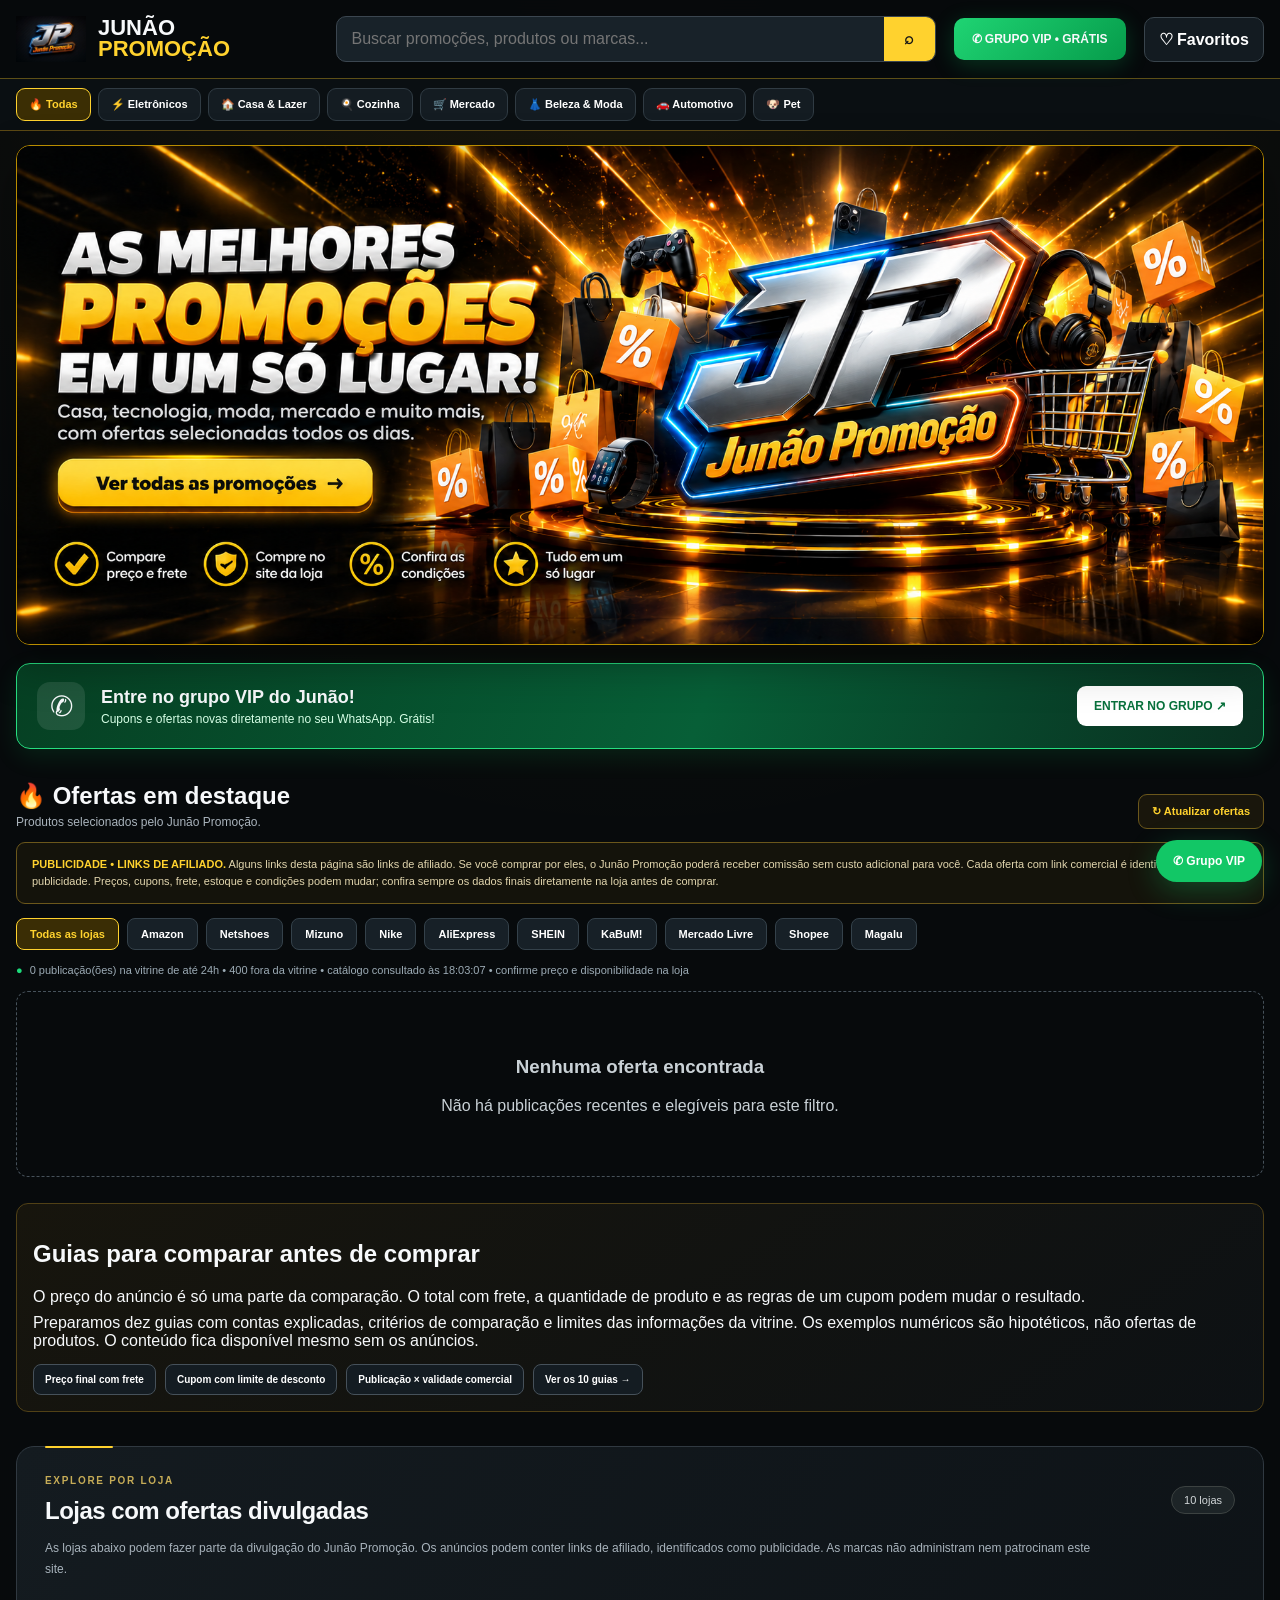
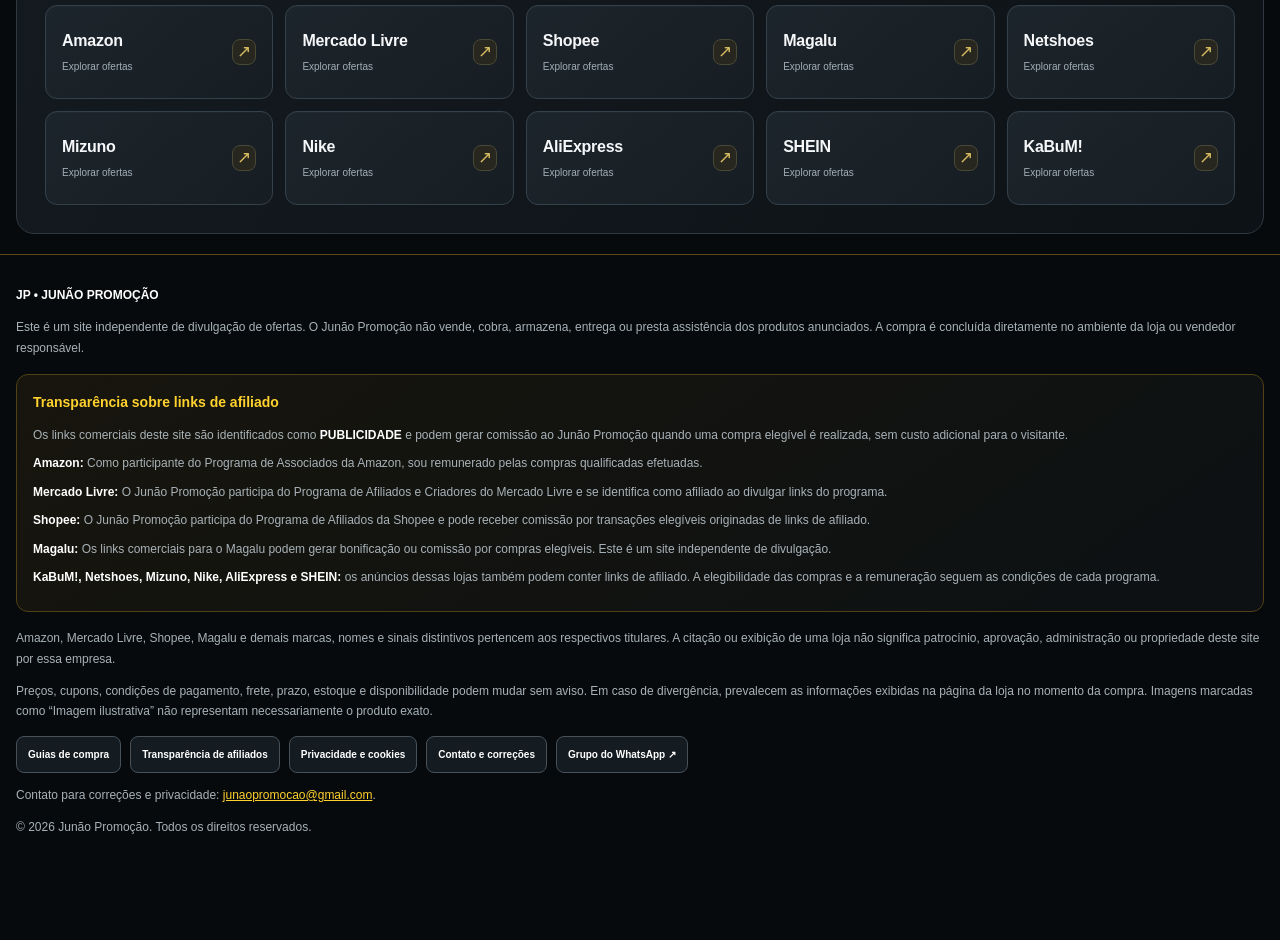
<file: index.html>
<!DOCTYPE html>
<html lang="pt-BR">
<head>
  <meta charset="UTF-8">
  <meta name="viewport" content="width=device-width, initial-scale=1.0">
  <meta name="theme-color" content="#080b0d">
  <title>Junão Promoção | As melhores promoções em um só lugar</title>
  <meta name="description" content="Ofertas de Amazon, Mercado Livre, Shopee e Magalu selecionadas pelo Junão Promoção.">

  <style>
    :root{
      --bg:#070a0c;--bg2:#0d1216;--panel:#11181e;--panel2:#172129;
      --gold:#ffd22e;--gold2:#ffab00;--green:#16c86a;--text:#f7f9fb;
      --muted:#a9b3bc;--line:#313b44;--danger:#ff5a68;
    }
    *{box-sizing:border-box}
    html{scroll-behavior:smooth}
    body{margin:0;background:radial-gradient(circle at 50% 0,rgba(255,177,0,.08),transparent 32%),var(--bg);color:var(--text);font-family:Arial,Helvetica,sans-serif}
    a{color:inherit;text-decoration:none}
    button,input{font:inherit}
    button{cursor:pointer}
    .container{width:min(1390px,calc(100% - 32px));margin:auto}

    .topo{position:sticky;top:0;z-index:50;background:rgba(7,10,12,.96);border-bottom:1px solid rgba(255,210,46,.35);backdrop-filter:blur(14px)}
    .topo-inner{min-height:78px;display:flex;align-items:center;gap:18px}
    .marca{display:flex;align-items:center;gap:12px;flex:none}
    .marca img{width:70px;height:54px;object-fit:contain}
    .marca-texto{font-size:22px;font-weight:900;line-height:.95}.marca-texto span{display:block;color:var(--gold)}
    .busca{display:flex;flex:1;max-width:600px;margin-left:auto;background:#182229;border:1px solid #3b4650;border-radius:10px;overflow:hidden;height:46px}
    .busca input{width:100%;border:0;outline:0;background:transparent;color:#fff;padding:0 15px}
    .busca button{width:54px;border:0;background:var(--gold);font-weight:900;color:#161616}
    .whatsapp-topo{background:linear-gradient(135deg,#1fd473,#069c4b);padding:14px 18px;border-radius:10px;font-size:12px;font-weight:900;white-space:nowrap;box-shadow:0 5px 22px rgba(15,206,102,.22)}
    .favoritos-topo{border:1px solid #39444c;background:#131b21;color:#fff;border-radius:10px;padding:12px 14px;font-weight:800}

    .nav{border-bottom:1px solid #5b4814;background:#0a0f12}
    .nav-scroll{display:flex;gap:7px;overflow-x:auto;padding:9px 0;scrollbar-width:none}.nav-scroll::-webkit-scrollbar{display:none}
    .cat{flex:none;border:1px solid #303b43;background:#141c22;color:#fff;border-radius:9px;padding:9px 12px;font-size:11px;font-weight:800}
    .cat.ativo{background:#3b2e04;border-color:var(--gold);color:var(--gold)}

    .hero{position:relative;margin-top:14px;border:1px solid #b98d00;border-radius:14px;overflow:hidden;background:#090806;box-shadow:0 18px 45px rgba(0,0,0,.35)}
    .hero img{display:block;width:100%;height:auto}
    .hero a{position:absolute;left:3%;top:61%;width:28%;height:17%;border-radius:14px}

    .vip{margin:18px 0 8px;display:flex;align-items:center;gap:16px;padding:18px 20px;border:1px solid #27de80;border-radius:14px;background:linear-gradient(110deg,#064023,#075f37 55%,#092f20);box-shadow:0 8px 25px rgba(0,205,94,.12)}
    .vip-icone{display:grid;place-items:center;width:48px;height:48px;border-radius:13px;background:rgba(255,255,255,.1);font-size:28px}
    .vip-texto{flex:1}.vip-texto strong{display:block;font-size:18px}.vip-texto span{display:block;margin-top:4px;color:#d6ffe6;font-size:12px}
    .vip a{background:#fff;color:#08713c;padding:13px 17px;border-radius:9px;font-size:12px;font-weight:900}

    .ofertas{padding:25px 0 10px}
    .titulo-area{display:flex;align-items:end;justify-content:space-between;gap:15px;margin-bottom:13px}
    .titulo-area h2{margin:0 0 5px;font-size:24px}.titulo-area p{margin:0;color:var(--muted);font-size:12px}
    .atualizar{border:1px solid #6b571b;background:#19160c;color:var(--gold);border-radius:9px;padding:10px 13px;font-weight:900;font-size:11px}

    .aviso{border:1px solid #6b571b;background:rgba(255,196,0,.05);border-radius:9px;padding:13px 15px;color:#e2d6ae;font-size:11px;line-height:1.55}.aviso strong{color:var(--gold)}
    .filtros{display:flex;gap:8px;flex-wrap:wrap;margin:14px 0}
    .filtro{border:1px solid #34414a;background:#172027;color:#fff;padding:9px 13px;border-radius:8px;font-size:11px;font-weight:900}
    .filtro.ativo{background:#3a2d05;border-color:var(--gold);color:var(--gold)}

    .status{margin:8px 0 15px;color:#9cabb5;font-size:11px}.status.ok::before{content:"●";color:#1dda7b;margin-right:7px}.status.erro::before{content:"●";color:var(--danger);margin-right:7px}

    .produtos{display:grid;grid-template-columns:repeat(5,minmax(0,1fr));gap:12px}
    .produto{position:relative;display:flex;flex-direction:column;min-width:0;background:#fff;color:#17212b;border-radius:12px;padding:11px;border:1px solid #e4e8ed;box-shadow:0 3px 14px rgba(0,0,0,.12);transition:.2s}
    .produto:hover{transform:translateY(-3px);box-shadow:0 10px 28px rgba(255,193,0,.15)}
    .pub{position:absolute;left:9px;top:9px;z-index:2;background:var(--gold);color:#111;border-radius:5px;padding:5px 7px;font-size:8px;font-weight:900}
    .fav{position:absolute;right:9px;top:9px;z-index:2;width:34px;height:34px;border:0;border-radius:50%;background:#fff;color:#1a252d;font-size:22px;box-shadow:0 1px 8px rgba(0,0,0,.15)}.fav.salvo{color:#e72d4d}
    .produto-img{height:185px;display:grid;place-items:center;background:#f4f6f8;border-radius:9px;overflow:hidden;margin-bottom:11px}
    .produto-img img{width:100%;height:100%;object-fit:contain}
    .sem-img{text-align:center;color:#7d8790;font-size:11px;padding:15px}.sem-img b{display:block;font-size:38px;margin-bottom:7px}
    .produto h3{font-size:13px;line-height:1.4;margin:0 0 7px;min-height:55px;font-weight:900}
    .categoria{color:#7c6690;font-size:10px;margin-bottom:7px}
    .preco-antigo{text-decoration:line-through;color:#89939b;font-size:11px;margin-top:auto}
    .preco{color:#0c9c4b;font-size:22px;font-weight:900;margin:2px 0 5px}
    .imagem-tipo{font-size:9px;color:#89939b;min-height:14px}
    .timer-oferta{display:flex;align-items:center;gap:5px;min-height:18px;margin:4px 0 2px;color:#596673;font-size:9px;font-weight:700;font-variant-numeric:tabular-nums}
    .timer-oferta strong{color:#26333d;font-size:10px}
    .loja{font-size:11px;font-weight:900;margin-top:10px;padding-top:9px;border-top:1px solid #edf0f2}.loja::before{content:"●";color:#ffc400;margin-right:6px}
    .link-afiliado-aviso{margin-top:8px;font-size:9px;color:#697680;line-height:1.35}
    .botao-oferta{display:block;text-align:center;margin-top:5px;padding:12px 8px;border-radius:9px;background:linear-gradient(#ffe466,#ffcb1f);color:#151515;font-size:12px;font-weight:900}
    .botao-oferta:hover{background:#ffbe00}
    .endereco-oferta{margin-top:9px;color:#52616e;font-size:10px;line-height:1.45;min-width:0}
    .endereco-oferta a{display:block;color:#345e85;text-decoration:underline;overflow-wrap:anywhere;word-break:break-word}
    .vazio{grid-column:1/-1;text-align:center;padding:45px 20px;border:1px dashed #46515a;border-radius:12px;color:#c9d1d6}

    .paginacao{display:flex;align-items:center;justify-content:center;flex-wrap:wrap;gap:7px;margin:24px 0 4px}
    .pagina-botao{min-width:40px;height:38px;padding:0 12px;border:1px solid #3a4650;border-radius:9px;background:#141d23;color:#fff;font-size:11px;font-weight:900;transition:.18s}
    .pagina-botao:hover:not(:disabled){border-color:var(--gold);color:var(--gold);transform:translateY(-1px)}
    .pagina-botao.ativo{background:linear-gradient(#ffe466,#ffcb1f);border-color:var(--gold);color:#161616}
    .pagina-botao:disabled{opacity:.35;cursor:not-allowed}
    .pagina-reticencias{color:#78858f;font-weight:900;padding:0 2px}
    .pagina-info{width:100%;text-align:center;margin-top:3px;color:#8f9ca5;font-size:10px}
    .paginacao:empty{display:none}

    .parceiras{margin:34px 0 20px;padding:28px;border:1px solid #303941;border-radius:18px;background:linear-gradient(125deg,#141b20,#0d1216);position:relative}
    .parceiras::before{content:"";position:absolute;top:-1px;left:28px;width:68px;height:2px;background:var(--gold);border-radius:2px}
    .lojas-cabecalho{display:flex;align-items:center;justify-content:space-between;gap:20px;margin-bottom:12px}
    .lojas-sobretitulo{display:block;margin-bottom:9px;color:#c6ac57;font-size:10px;font-weight:700;letter-spacing:1.7px}
    .parceiras h2{margin:0;font-size:24px;font-weight:750;letter-spacing:-.5px;line-height:1.3}
    .lojas-quantidade{flex:none;border:1px solid #3c4241;background:#1d2427;border-radius:999px;padding:7px 12px;color:#d1d6d8;font-size:11px}
    .parceiras>p{margin:0 0 24px;max-width:1050px;color:#a8b3bc;font-size:12px;line-height:1.8}
    .lojas{display:grid;grid-template-columns:repeat(5,minmax(0,1fr));gap:12px}
    .loja-card{min-width:0;min-height:94px;display:flex;align-items:center;justify-content:space-between;gap:8px;text-align:left;padding:20px 16px;color:#f5f7f9;background:linear-gradient(140deg,#1d252c,#161d23);border:1px solid #35414a;border-radius:12px;box-shadow:inset 0 1px 0 #ffffff05;transition:border-color .18s,background .18s}
    .loja-card-nome{display:block;font-size:16px;font-weight:700;letter-spacing:-.25px;line-height:1.35}
    .loja-card-legenda{display:block;margin-top:8px;font-size:10px;font-weight:400;color:#a2aeb8;line-height:1.4}
    .loja-card-seta{flex:none;display:grid;place-items:center;width:24px;height:26px;border:1px solid #4a4936;background:#27271f;border-radius:8px;color:#d8bc61;font-size:17px;font-weight:400}
    .loja-card:hover{border-color:#b79b3a;background:#24281f}.loja-card:hover .loja-card-seta{background:var(--gold);border-color:var(--gold);color:#171a12}
    .loja-card:focus-visible{outline:2px solid var(--gold);outline-offset:4px}
    @media(min-width:621px) and (max-width:999px){.lojas{grid-template-columns:repeat(2,minmax(0,1fr))}}
    @media(max-width:620px){.parceiras{margin-top:26px;padding:22px 16px;border-radius:15px}.parceiras::before{left:17px}.parceiras h2{font-size:21px}.lojas-cabecalho{gap:12px;align-items:flex-start}.lojas-sobretitulo{font-size:9px;letter-spacing:1.3px}.lojas-quantidade{font-size:10px;padding:6px 9px}.parceiras>p{font-size:11px;line-height:1.85;margin-bottom:20px}.lojas{gap:10px}.loja-card{padding:16px 12px;min-height:104px;gap:6px}.loja-card-nome{font-size:15px}.loja-card-legenda{font-size:10px;margin-top:7px}.loja-card-seta{width:22px;height:25px;font-size:15px;border-radius:6px}}
    @media(prefers-reduced-motion:reduce){.loja-card{transition:none}}

    footer{margin-top:20px;border-top:1px solid #5b4814;padding:30px 0 90px;color:#a8b2b8;font-size:12px;line-height:1.7}footer strong{color:#fff}
    footer p a{color:var(--gold);text-decoration:underline}
    .rodape-box{margin:16px 0;padding:16px;border:1px solid #514116;border-radius:12px;background:linear-gradient(145deg,#17150d,#0d1114)}
    .rodape-box h3{margin:0 0 10px;color:var(--gold);font-size:14px}
    .rodape-box p{margin:8px 0}
    .rodape-links{display:flex;flex-wrap:wrap;gap:9px;margin-top:14px}
    .rodape-link{border:1px solid #46515a;background:#141c22;color:#fff;border-radius:8px;padding:9px 11px;font-size:10px;font-weight:800}
    .rodape-link:hover{border-color:var(--gold);color:var(--gold)}
    .legal-destaque{color:#fff;font-weight:800}
    .whatsapp-flutuante{position:fixed;right:18px;bottom:18px;z-index:60;background:#12c766;color:#fff;padding:14px 17px;border-radius:999px;font-weight:900;font-size:12px;box-shadow:0 8px 30px rgba(18,199,102,.3)}
    @media(max-width:1200px){.produtos{grid-template-columns:repeat(4,1fr)}}
    @media(max-width:900px){.topo-inner{flex-wrap:wrap;padding:9px 0}.busca{order:5;flex-basis:100%;max-width:none;margin:0}.produtos{grid-template-columns:repeat(3,1fr)}.vip{flex-wrap:wrap}.vip a{width:100%;text-align:center}}
    @media(max-width:620px){.container{width:calc(100% - 20px)}.marca img{width:54px;height:44px}.marca-texto{font-size:17px}.whatsapp-topo{padding:11px 10px;font-size:9px}.favoritos-topo{padding:10px;font-size:10px}.hero img{min-height:190px;object-fit:cover;object-position:center}.produtos{grid-template-columns:repeat(2,1fr);gap:9px}.produto{padding:9px}.produto-img{height:145px}.produto h3{font-size:11px;min-height:48px}.preco{font-size:18px}.lojas{grid-template-columns:repeat(2,1fr)}.vip-texto strong{font-size:15px}.pagina-botao{min-width:36px;height:36px;padding:0 9px;font-size:10px}}
  </style>
</head>
<body>

<header class="topo">
  <div class="container topo-inner">
    <a class="marca" href="/">
      <img src="logo.jpg" alt="Logo JP Junão Promoção">
      <div class="marca-texto">JUNÃO<span>PROMOÇÃO</span></div>
    </a>

    <form class="busca" id="formBusca">
      <input id="campoBusca" type="search" placeholder="Buscar promoções, produtos ou marcas..." autocomplete="off">
      <button type="submit" aria-label="Buscar">⌕</button>
    </form>

    <a class="whatsapp-topo" href="https://chat.whatsapp.com/D8dS9M8ugnw3cI9DxT2LaQ" target="_blank" rel="noopener noreferrer">✆ GRUPO VIP • GRÁTIS</a>
    <button class="favoritos-topo" id="botaoFavoritos" type="button">♡ Favoritos</button>
  </div>
</header>

<nav class="nav">
  <div class="container nav-scroll" id="categorias">
    <button class="cat ativo" data-categoria="todas">🔥 Todas</button>
    <button class="cat" data-categoria="eletronicos">⚡ Eletrônicos</button>
    <button class="cat" data-categoria="casa">🏠 Casa & Lazer</button>
    <button class="cat" data-categoria="cozinha">🍳 Cozinha</button>
    <button class="cat" data-categoria="mercado">🛒 Mercado</button>
    <button class="cat" data-categoria="moda">👗 Beleza & Moda</button>
    <button class="cat" data-categoria="automotivo">🚗 Automotivo</button>
    <button class="cat" data-categoria="pet">🐶 Pet</button>
  </div>
</nav>

<main class="container">
  <section class="hero">
    <img src="banner-jp-revisado.png" alt="Junão Promoção: compare preço e frete, compre no site da loja e confira as condições">
    <a href="#ofertas" aria-label="Ver todas as promoções"></a>
  </section>

  <aside class="vip">
    <div class="vip-icone">✆</div>
    <div class="vip-texto">
      <strong>Entre no grupo VIP do Junão!</strong>
      <span>Cupons e ofertas novas diretamente no seu WhatsApp. Grátis!</span>
    </div>
    <a href="https://chat.whatsapp.com/D8dS9M8ugnw3cI9DxT2LaQ" target="_blank" rel="noopener noreferrer">ENTRAR NO GRUPO ↗</a>
  </aside>

  <section class="ofertas" id="ofertas">
    <div class="titulo-area">
      <div>
        <h2>🔥 Ofertas em destaque</h2>
        <p>Produtos selecionados pelo Junão Promoção.</p>
      </div>
      <button class="atualizar" id="botaoAtualizar" type="button">↻ Atualizar ofertas</button>
    </div>

    <div class="aviso"><strong>PUBLICIDADE • LINKS DE AFILIADO.</strong> Alguns links desta página são links de afiliado. Se você comprar por eles, o Junão Promoção poderá receber comissão sem custo adicional para você. Cada oferta com link comercial é identificada como publicidade. Preços, cupons, frete, estoque e condições podem mudar; confira sempre os dados finais diretamente na loja antes de comprar.</div>

    <div class="filtros" id="filtrosLoja">
      <button class="filtro ativo" data-loja="todas">Todas as lojas</button>
      <button class="filtro" data-loja="Amazon">Amazon</button>
      <button class="filtro" data-loja="Netshoes">Netshoes</button>
      <button class="filtro" data-loja="Mizuno">Mizuno</button>
      <button class="filtro" data-loja="Nike">Nike</button>
      <button class="filtro" data-loja="AliExpress">AliExpress</button>
      <button class="filtro" data-loja="SHEIN">SHEIN</button>
      <button class="filtro" data-loja="KaBuM!">KaBuM!</button>
      <button class="filtro" data-loja="Mercado Livre">Mercado Livre</button>
      <button class="filtro" data-loja="Shopee">Shopee</button>
      <button class="filtro" data-loja="Magazine Luiza">Magalu</button>
    </div>

    <div class="status" id="status">Carregando promoções...</div>
    <div class="produtos" id="listaProdutos"><div class="vazio">Carregando as melhores ofertas...</div></div>
    <nav class="paginacao" id="paginacao" aria-label="Navegação entre páginas de ofertas"></nav>
  </section>

  <section class="rodape-box" aria-labelledby="guiasTitulo">
    <h2 id="guiasTitulo">Guias para comparar antes de comprar</h2>
    <p>O preço do anúncio é só uma parte da comparação. O total com frete, a quantidade de produto e as regras de um cupom podem mudar o resultado.</p>
    <p>Preparamos dez guias com contas explicadas, critérios de comparação e limites das informações da vitrine. Os exemplos numéricos são hipotéticos, não ofertas de produtos. O conteúdo fica disponível mesmo sem os anúncios.</p>
    <div class="rodape-links">
      <a class="rodape-link" href="/guias/preco-final-com-frete.html">Preço final com frete</a>
      <a class="rodape-link" href="/guias/cupom-percentual-com-teto.html">Cupom com limite de desconto</a>
      <a class="rodape-link" href="/guias/publicacao-e-validade.html">Publicação × validade comercial</a>
      <a class="rodape-link" href="/guias/">Ver os 10 guias →</a>
    </div>
  </section>

  <section class="parceiras" aria-labelledby="tituloLojas">
    <div class="lojas-cabecalho">
      <div><span class="lojas-sobretitulo">EXPLORE POR LOJA</span><h2 id="tituloLojas">Lojas com ofertas divulgadas</h2></div>
      <span class="lojas-quantidade">10 lojas</span>
    </div>
    <p>As lojas abaixo podem fazer parte da divulgação do Junão Promoção. Os anúncios podem conter links de afiliado, identificados como publicidade. As marcas não administram nem patrocinam este site.</p>
    <div class="lojas">
      <button class="loja-card" type="button" data-vitrine-loja="Amazon"><span><span class="loja-card-nome">Amazon</span><span class="loja-card-legenda">Explorar ofertas</span></span><span class="loja-card-seta" aria-hidden="true">↗</span></button>
      <button class="loja-card" type="button" data-vitrine-loja="Mercado Livre"><span><span class="loja-card-nome">Mercado Livre</span><span class="loja-card-legenda">Explorar ofertas</span></span><span class="loja-card-seta" aria-hidden="true">↗</span></button>
      <button class="loja-card" type="button" data-vitrine-loja="Shopee"><span><span class="loja-card-nome">Shopee</span><span class="loja-card-legenda">Explorar ofertas</span></span><span class="loja-card-seta" aria-hidden="true">↗</span></button>
      <button class="loja-card" type="button" data-vitrine-loja="Magazine Luiza"><span><span class="loja-card-nome">Magalu</span><span class="loja-card-legenda">Explorar ofertas</span></span><span class="loja-card-seta" aria-hidden="true">↗</span></button>
      <button class="loja-card" type="button" data-vitrine-loja="Netshoes"><span><span class="loja-card-nome">Netshoes</span><span class="loja-card-legenda">Explorar ofertas</span></span><span class="loja-card-seta" aria-hidden="true">↗</span></button>
      <button class="loja-card" type="button" data-vitrine-loja="Mizuno"><span><span class="loja-card-nome">Mizuno</span><span class="loja-card-legenda">Explorar ofertas</span></span><span class="loja-card-seta" aria-hidden="true">↗</span></button>
      <button class="loja-card" type="button" data-vitrine-loja="Nike"><span><span class="loja-card-nome">Nike</span><span class="loja-card-legenda">Explorar ofertas</span></span><span class="loja-card-seta" aria-hidden="true">↗</span></button>
      <button class="loja-card" type="button" data-vitrine-loja="AliExpress"><span><span class="loja-card-nome">AliExpress</span><span class="loja-card-legenda">Explorar ofertas</span></span><span class="loja-card-seta" aria-hidden="true">↗</span></button>
      <button class="loja-card" type="button" data-vitrine-loja="SHEIN"><span><span class="loja-card-nome">SHEIN</span><span class="loja-card-legenda">Explorar ofertas</span></span><span class="loja-card-seta" aria-hidden="true">↗</span></button>
      <button class="loja-card" type="button" data-vitrine-loja="KaBuM!"><span><span class="loja-card-nome">KaBuM!</span><span class="loja-card-legenda">Explorar ofertas</span></span><span class="loja-card-seta" aria-hidden="true">↗</span></button>
    </div>
  </section>
</main>

<footer>
  <div class="container">
    <strong>JP • JUNÃO PROMOÇÃO</strong>
    <p>Este é um site independente de divulgação de ofertas. O Junão Promoção não vende, cobra, armazena, entrega ou presta assistência dos produtos anunciados. A compra é concluída diretamente no ambiente da loja ou vendedor responsável.</p>

    <div class="rodape-box">
      <h3>Transparência sobre links de afiliado</h3>
      <p>Os links comerciais deste site são identificados como <span class="legal-destaque">PUBLICIDADE</span> e podem gerar comissão ao Junão Promoção quando uma compra elegível é realizada, sem custo adicional para o visitante.</p>
      <p><strong>Amazon:</strong> Como participante do Programa de Associados da Amazon, sou remunerado pelas compras qualificadas efetuadas.</p>
      <p><strong>Mercado Livre:</strong> O Junão Promoção participa do Programa de Afiliados e Criadores do Mercado Livre e se identifica como afiliado ao divulgar links do programa.</p>
      <p><strong>Shopee:</strong> O Junão Promoção participa do Programa de Afiliados da Shopee e pode receber comissão por transações elegíveis originadas de links de afiliado.</p>
      <p><strong>Magalu:</strong> Os links comerciais para o Magalu podem gerar bonificação ou comissão por compras elegíveis. Este é um site independente de divulgação.</p>
      <p><strong>KaBuM!, Netshoes, Mizuno, Nike, AliExpress e SHEIN:</strong> os anúncios dessas lojas também podem conter links de afiliado. A elegibilidade das compras e a remuneração seguem as condições de cada programa.</p>
    </div>

    <p>Amazon, Mercado Livre, Shopee, Magalu e demais marcas, nomes e sinais distintivos pertencem aos respectivos titulares. A citação ou exibição de uma loja não significa patrocínio, aprovação, administração ou propriedade deste site por essa empresa.</p>
    <p>Preços, cupons, condições de pagamento, frete, prazo, estoque e disponibilidade podem mudar sem aviso. Em caso de divergência, prevalecem as informações exibidas na página da loja no momento da compra. Imagens marcadas como “Imagem ilustrativa” não representam necessariamente o produto exato.</p>

    <div class="rodape-links">
      <a class="rodape-link" href="/guias/">Guias de compra</a>
      <a class="rodape-link" href="/transparencia/">Transparência de afiliados</a>
      <a class="rodape-link" href="/privacidade/">Privacidade e cookies</a>
      <a class="rodape-link" href="/contato/">Contato e correções</a>
      <a class="rodape-link" href="https://chat.whatsapp.com/D8dS9M8ugnw3cI9DxT2LaQ" target="_blank" rel="noopener noreferrer">Grupo do WhatsApp ↗</a>
    </div>

    <p>Contato para correções e privacidade: <a href="mailto:junaopromocao@gmail.com">junaopromocao@gmail.com</a>.</p>
    <p>© <span id="ano"></span> Junão Promoção. Todos os direitos reservados.</p>
  </div>
</footer>

<a class="whatsapp-flutuante" href="https://chat.whatsapp.com/D8dS9M8ugnw3cI9DxT2LaQ" target="_blank" rel="noopener noreferrer">✆ Grupo VIP</a>

<script>
"use strict";

const CONFIG = {
  // Retomada solicitada pelo proprietário: mantém o ID atual e valida a atribuição dos links curtos.
  amazonTag: "junaopromobr-20",
  amazonPausada: false,
  // Ordem = desempate: o arquivo da Vercel (atualiza a cada deploy) vem antes do raw do GitHub (cache de até 5 min).
  fontes: [
    "/promocoes.json",
    "https://raw.githubusercontent.com/JonatasBaldassiJr/junao-promo/main/promocoes.json"
  ],
  atualizarACada: 30000,
  duracaoOferta: 24 * 60 * 60 * 1000,
  itensPorPagina: 20
};

let todasPromocoes = [];
let lojaAtual = "todas";
let categoriaAtual = "todas";
let buscaAtual = "";
let mostrarFavoritos = false;
let carregando = false;
let paginaAtual = 1;

const listaProdutos = document.getElementById("listaProdutos");
const paginacaoEl = document.getElementById("paginacao");
const statusEl = document.getElementById("status");
const campoBusca = document.getElementById("campoBusca");

function normalizar(valor){
  return String(valor ?? "")
    .normalize("NFD")
    .replace(/[\u0300-\u036f]/g, "")
    .toLowerCase()
    .trim();
}

function escapar(valor){
  return String(valor ?? "")
    .replace(/&/g,"&amp;")
    .replace(/</g,"&lt;")
    .replace(/>/g,"&gt;")
    .replace(/"/g,"&quot;")
    .replace(/'/g,"&#39;");
}

function urlSegura(valor){
  try{
    const url = new URL(String(valor || ""));
    return ["http:","https:"].includes(url.protocol) ? url.href : "";
  }catch{
    return "";
  }
}

function favoritos(){
  try{return JSON.parse(localStorage.getItem("junaoFavoritos") || "[]");}
  catch{return [];}
}

function salvarFavoritos(lista){
  localStorage.setItem("junaoFavoritos",JSON.stringify(lista));
}

function alternarFavorito(link){
  if(!link) return;
  const lista = favoritos();
  const nova = lista.includes(link) ? lista.filter(x=>x!==link) : [...lista,link];
  salvarFavoritos(nova);
  renderizar();
}

function extrairPrimeiroArrayJson(texto){
  const inicio = texto.indexOf("[");
  if(inicio < 0) throw new Error("JSON sem início de array.");

  let nivel = 0;
  let emString = false;
  let escapado = false;

  for(let i=inicio;i<texto.length;i++){
    const c = texto[i];

    if(emString){
      if(escapado){escapado=false;continue;}
      if(c === "\\"){escapado=true;continue;}
      if(c === '"') emString=false;
      continue;
    }

    if(c === '"'){emString=true;continue;}
    if(c === "[") nivel++;
    if(c === "]"){
      nivel--;
      if(nivel === 0) return texto.slice(inicio,i+1);
    }
  }

  throw new Error("JSON com array incompleto.");
}

function parseJsonSeguro(texto){
  const limpo = String(texto || "").replace(/^\uFEFF/,"").trim();
  if(!limpo) throw new Error("promocoes.json veio vazio.");

  let dados;
  try{
    dados = JSON.parse(limpo);
  }catch{
    dados = JSON.parse(extrairPrimeiroArrayJson(limpo));
  }

  for(let i=0;i<5;i++){
    if(typeof dados === "string"){
      dados = JSON.parse(dados);
      continue;
    }
    if(dados && !Array.isArray(dados) && Array.isArray(dados.promocoes)){
      dados = dados.promocoes;
      continue;
    }
    if(dados && !Array.isArray(dados) && dados.conteudoJson){
      dados = dados.conteudoJson;
      continue;
    }
    break;
  }

  if(!Array.isArray(dados)) throw new Error("promocoes.json não contém uma lista.");
  return dados;
}

function nomeLoja(valor, item){
  const links = item ? [item.linkWhatsapp, item.link] : [];
  if(links.some(link=>{
    try {
      const h = new URL(link).hostname.toLowerCase();
      return ["amzn.to","link.amazon","a.co","amzlink.to"].includes(h) || /(^|\.)amazon\.com(\.br)?$/.test(h);
    } catch { return false; }
  })) return "Amazon";
  // O domínio da loja prevalece sobre marcas no rótulo; intermediários genéricos não identificam a loja.
  for(const link of links){
    try {
      const u = new URL(link);
      if(!["http:","https:"].includes(u.protocol) || u.username || u.password) continue;
      const h = u.hostname.toLowerCase();
      for(const [dominio,nome] of [["netshoes.com.br","Netshoes"],["mizuno.com.br","Mizuno"],["nike.com.br","Nike"],["aliexpress.com","AliExpress"],["aliexpress.us","AliExpress"],["shein.com","SHEIN"],["shein.com.br","SHEIN"],["kabum.com.br","KaBuM!"]]){
        if(h === dominio || h.endsWith(`.${dominio}`)) return nome;
      }
    } catch { /* Não inferir loja por texto solto na URL. */ }
  }
  const loja = normalizar(valor);
  if(loja.includes("mercado livre") || loja.includes("mercadolivre")) return "Mercado Livre";
  if(loja.includes("amazon")) return "Amazon";
  if(loja.includes("shopee")) return "Shopee";
  if(loja.includes("magalu") || loja.includes("magazine luiza")) return "Magazine Luiza";
  if(loja.includes("netshoes")) return "Netshoes";
  if(loja.includes("mizuno")) return "Mizuno";
  if(loja.includes("nike")) return "Nike";
  if(loja.replace(/\s/g,"").includes("aliexpress")) return "AliExpress";
  if(loja.includes("shein")) return "SHEIN";
  if(loja.includes("kabum")) return "KaBuM!";
  return String(valor || "Loja");
}

function categoriaItem(item){
  const cat = normalizar(item.categoria || item.categoriaNome);
  if(cat.includes("eletron")) return "eletronicos";
  if(cat.includes("casa") || cat.includes("lazer")) return "casa";
  if(cat.includes("cozinha")) return "cozinha";
  if(cat.includes("moda") || cat.includes("beleza")) return "moda";
  if(cat.includes("automot")) return "automotivo";
  if(cat.includes("pet")) return "pet";
  return "mercado";
}

function iconeCategoria(item){
  const mapa = {eletronicos:"⚡",casa:"🏠",cozinha:"🍳",mercado:"🛒",moda:"👗",automotivo:"🚗",pet:"🐶"};
  return mapa[categoriaItem(item)] || "🛒";
}

function lerInstante(bruto){
  if(bruto === null || bruto === undefined || bruto === "") return 0;
  if(typeof bruto !== "number" && typeof bruto !== "string") return 0;
  let valor = typeof bruto === "number" || /^\d+(\.\d+)?$/.test(bruto) ? Number(bruto) : NaN;
  if(Number.isFinite(valor) && valor > 0){
    if(valor > 0 && valor < 100000000000) valor *= 1000;
    return valor;
  }
  // Data textual só com fuso explícito; nunca reinterpretar horário de Brasília no fuso do visitante.
  if(typeof bruto !== "string" || !/^\d{4}-\d{2}-\d{2}T.*(?:Z|[+-]\d{2}:\d{2})$/i.test(bruto)) return 0;
  const convertido = Date.parse(String(bruto));
  return Number.isFinite(convertido) ? convertido : 0;
}

function timestampOferta(item){ return lerInstante(item?.timestamp); }

function expiraEm(item){
  const inicio = timestampOferta(item);
  if(!inicio) return 0;
  let fim = inicio + CONFIG.duracaoOferta;
  for(const valor of [item.expiresAt, item.expires_at, item.expiraEm]){
    if(valor === null || valor === undefined || valor === "") continue;
    const prazo = lerInstante(valor);
    if(!prazo) return 0;
    fim = Math.min(fim, prazo);
  }
  return fim;
}

function ofertaAtiva(item, agora = Date.now()){
  if(nomeLoja(item.loja,item) === "Amazon"){
    if(CONFIG.amazonPausada) return false;
    // O endereço exibido é exatamente o enviado no grupo; encurtadores precisam do destino registrado.
    try {
      const link = item.linkWhatsapp || item.link;
      if(link !== item.link) return false;
      let u = new URL(link);
      if(u.protocol !== "https:" || u.username || u.password || u.port) return false;
      if(["link.amazon","amzn.to","a.co","amzlink.to"].includes(u.hostname)){
        const prova = item.amazonTracking;
        if(!prova || prova.url !== link || prova.associateTag !== CONFIG.amazonTag) return false;
        u = new URL(prova.destination);
      }
      if(u.protocol !== "https:" || u.username || u.password || u.port || !/(^|\.)amazon\.com\.br$/.test(u.hostname)) return false;
      if(u.searchParams.getAll("tag").length !== 1 || u.searchParams.get("tag") !== CONFIG.amazonTag) return false;
    } catch { return false; }
  }
  if(!timestampOferta(item) || timestampOferta(item) > agora) return false;
  if(item.ativo === false || item.disponivel === false) return false;
  if(["expirada","expired","indisponivel","unavailable","out_of_stock","esgotado","esgotada","cupom_expirado","coupon_expired","cancelled"].includes(normalizar(item.status))) return false;
  const expira = expiraEm(item);
  return expira > agora;
}

function formatarTempoRestante(ms){
  const totalSegundos = Math.max(0, Math.floor(ms / 1000));
  const horas = Math.floor(totalSegundos / 3600);
  const minutos = Math.floor((totalSegundos % 3600) / 60);
  const segundos = totalSegundos % 60;
  return `${String(horas).padStart(2,"0")}h ${String(minutos).padStart(2,"0")}min ${String(segundos).padStart(2,"0")}s`;
}

async function carregarPromocoes(){
  if(carregando) return;
  carregando = true;
  statusEl.className = "status";
  statusEl.textContent = "Atualizando ofertas...";

  let ultimoErro = null;

  // Busca as fontes ao mesmo tempo e usa a MAIS NOVA (o raw do GitHub fica até ~5 min em cache; o arquivo da Vercel
  // atualiza a cada deploy). Uma fonte fora do ar não impede a outra.
  const leituras = await Promise.all(CONFIG.fontes.map(async fonte=>{
    try{
      const separador = fonte.includes("?") ? "&" : "?";
      const resposta = await fetch(fonte + separador + "v=" + Date.now(),{ method:"GET", cache:"no-store" });
      if(!resposta.ok) throw new Error(`HTTP ${resposta.status}`);
      const brutos = parseJsonSeguro(await resposta.text());
      const dados = brutos
        .filter(x=>x && typeof x === "object" && String(x.titulo || "").trim() && timestampOferta(x) > 0)
        .sort((a,b)=>timestampOferta(b)-timestampOferta(a));
      // Oferta malformada é ignorada sozinha (as outras continuam aparecendo).
      if(dados.length < brutos.length) console.warn("OFFER_SKIPPED_INVALID", fonte, brutos.length - dados.length);
      return { dados, maisNova: dados.length ? timestampOferta(dados[0]) : 0 };
    }catch(erro){
      ultimoErro = erro;
      console.warn("SITE_JSON_FETCH_FAILED",fonte,erro);
      return null;
    }
  }));
  const melhor = leituras.filter(Boolean).sort((a,b)=>b.maisNova-a.maisNova)[0];

  if(melhor){
    try{
      const dados = melhor.dados;
      salvarUltimaListaBoa(dados);

      const agora = Date.now();
      const ativas = dados.filter(item=>ofertaAtiva(item,agora));
      const ocultadas = dados.length - ativas.length;

      todasPromocoes = ativas;
      paginaAtual = 1;
      renderizar();

      statusEl.className = "status ok";
      statusEl.textContent = `${ativas.length} publicação(ões) na vitrine de até 24h${ocultadas ? ` • ${ocultadas} fora da vitrine` : ""} • catálogo consultado às ${new Date().toLocaleTimeString("pt-BR")} • confirme preço e disponibilidade na loja`;
      carregando = false;
      return;
    }catch(erro){
      ultimoErro = erro;
      console.warn("SITE_RENDER_FAILED",erro);
    }
  }

  carregando = false;
  statusEl.className = "status erro";
  statusEl.textContent = "Estamos atualizando as ofertas. Tente novamente em instantes.";

  // Última lista válida (guardada neste navegador): o visitante continua vendo as ofertas ainda ativas.
  if(!todasPromocoes.length){
    const guardadas = ultimaListaBoa().filter(item=>ofertaAtiva(item));
    if(guardadas.length){
      todasPromocoes = guardadas;
      renderizar();
      return;
    }
    listaProdutos.innerHTML = `<div class="vazio"><h3>Estamos atualizando as ofertas</h3><p>Tente novamente em instantes.</p><button class="atualizar" type="button" onclick="carregarPromocoes()">Tentar novamente</button></div>`;
  }
}

function salvarUltimaListaBoa(lista){
  try{ if(Array.isArray(lista) && lista.length) localStorage.setItem("junaoUltimaListaBoa",JSON.stringify(lista.slice(0,400))); }catch{}
}

function ultimaListaBoa(){
  try{ const l = JSON.parse(localStorage.getItem("junaoUltimaListaBoa") || "[]"); return Array.isArray(l) ? l : []; }
  catch{ return []; }
}

function criarImagem(item){
  const url = urlSegura(item.imagem);
  if(!url) return `<div class="sem-img"><b>${iconeCategoria(item)}</b>Consulte a imagem na loja</div>`;
  return `<img src="${escapar(url)}" alt="${escapar(item.titulo)}" loading="lazy" referrerpolicy="no-referrer">`;
}

function criarCard(item){
  const link = urlSegura(item.linkWhatsapp || item.link);
  const loja = nomeLoja(item.loja,item);
  const listaFav = favoritos();
  const salvo = listaFav.includes(link);
  const precoDe = String(item.precoDe || "").trim();
  const precoPor = String(item.precoPor || item.preco || "").trim();
  const ilustrativa = item.imagemIlustrativa === true;

  const card = document.createElement("article");
  card.className = "produto";
  card.innerHTML = `
    <span class="pub">PUBLICIDADE</span>
    <button class="fav ${salvo ? "salvo" : ""}" type="button" aria-label="Favoritar">${salvo ? "♥" : "♡"}</button>
    <div class="produto-img">${criarImagem(item)}</div>
    <h3>${escapar(item.titulo || "Oferta especial")}</h3>
    <div class="categoria">${escapar(item.categoriaNome || "Ofertas")}</div>
    ${precoDe && precoDe !== precoPor ? `<div class="preco-antigo">${escapar(precoDe)}</div>` : ""}
    <div class="preco">${escapar(precoPor || "Confira o preço")}</div>
    ${loja === "Amazon" && item.condicoes ? `<div class="link-afiliado-aviso" style="white-space:pre-line;overflow-wrap:anywhere"><strong>Condições da publicação:</strong> ${escapar(item.condicoes)}</div>` : ""}
    ${loja === "Amazon" ? `<div class="imagem-tipo">Preço informado em ${escapar(new Date(timestampOferta(item)).toLocaleString("pt-BR",{timeZone:"America/Sao_Paulo"}))} (Brasília). Confira o preço e a disponibilidade na Amazon antes de comprar.</div>` : ""}
    <div class="imagem-tipo">${ilustrativa ? "Imagem ilustrativa" : (item.imagem ? "Imagem do produto" : "")}</div>
    <div class="timer-oferta" data-expira="${expiraEm(item)}">⏳ Sai da vitrine em <strong>${formatarTempoRestante(expiraEm(item) - Date.now())}</strong></div>
    <div class="imagem-tipo">Prazo da publicação; não confirma a duração da oferta na loja.</div>
    <div class="loja">${escapar(loja)}</div>
    ${loja === "KaBuM!" ? `<div class="link-afiliado-aviso">Oferta válida enquanto durarem os estoques. Cupons, quando indicados, sujeitos à disponibilidade do lote e às condições da campanha.</div>` : ""}
    <div class="link-afiliado-aviso">Publicidade • link de afiliado. O Junão Promoção pode receber comissão se houver compra elegível.</div>
    <a class="botao-oferta" href="${escapar(link || "#")}" target="_blank" rel="sponsored noopener noreferrer" aria-label="Ver oferta em ${escapar(loja)} - link de afiliado">${loja === "Amazon" ? "Ver na Amazon ↗" : "Ver oferta ↗"}</a>
    ${link ? `<div class="endereco-oferta">Link da oferta:<a href="${escapar(link)}" target="_blank" rel="sponsored noopener noreferrer" aria-label="Link completo da oferta em ${escapar(loja)}">${escapar(link)}</a></div>` : ""}
  `;

  card.querySelector(".fav").addEventListener("click",()=>alternarFavorito(link));

  const img = card.querySelector("img");
  if(img){
    img.addEventListener("error",()=>{
      img.parentElement.innerHTML = `<div class="sem-img"><b>${iconeCategoria(item)}</b>Consulte a imagem na loja</div>`;
    },{once:true});
  }

  if(!link){
    const botao = card.querySelector(".botao-oferta");
    botao.removeAttribute("href");
    botao.textContent = "Link indisponível";
    botao.style.pointerEvents = "none";
    botao.style.opacity = ".5";
  }

  return card;
}

function montarPaginacao(totalPaginas,totalItens){
  paginacaoEl.innerHTML = "";
  if(totalPaginas <= 1) return;

  function criarBotao(rotulo,destino,ativo=false,desativado=false){
    const botao = document.createElement("button");
    botao.type = "button";
    botao.className = `pagina-botao${ativo ? " ativo" : ""}`;
    botao.textContent = rotulo;
    botao.disabled = desativado;
    if(ativo) botao.setAttribute("aria-current","page");
    botao.setAttribute("aria-label",ativo ? `Página ${destino}, atual` : `Ir para página ${destino}`);

    botao.addEventListener("click",()=>{
      if(desativado || destino === paginaAtual) return;
      paginaAtual = destino;
      renderizar();
      document.getElementById("ofertas").scrollIntoView({behavior:"smooth",block:"start"});
    });

    paginacaoEl.appendChild(botao);
  }

  criarBotao("‹",paginaAtual-1,false,paginaAtual===1);

  const paginas = [];
  for(let p=1;p<=totalPaginas;p++){
    if(p===1 || p===totalPaginas || Math.abs(p-paginaAtual)<=1) paginas.push(p);
  }

  let anterior = 0;
  paginas.forEach(p=>{
    if(anterior && p-anterior>1){
      const pontos = document.createElement("span");
      pontos.className = "pagina-reticencias";
      pontos.textContent = "…";
      paginacaoEl.appendChild(pontos);
    }
    criarBotao(String(p),p,p===paginaAtual);
    anterior = p;
  });

  criarBotao("›",paginaAtual+1,false,paginaAtual===totalPaginas);

  const info = document.createElement("div");
  info.className = "pagina-info";
  info.textContent = `Página ${paginaAtual} de ${totalPaginas} • ${totalItens} oferta(s)`;
  paginacaoEl.appendChild(info);
}

function atualizarTimers(){
  let algumaExpirou = false;
  const agora = Date.now();

  document.querySelectorAll(".timer-oferta").forEach(timer=>{
    const expira = Number(timer.dataset.expira || 0);
    const restante = expira - agora;
    const forte = timer.querySelector("strong");

    if(restante <= 0){
      algumaExpirou = true;
      return;
    }

    if(forte) forte.textContent = formatarTempoRestante(restante);
  });

  if(algumaExpirou){
    todasPromocoes = todasPromocoes.filter(item=>ofertaAtiva(item,agora));
    renderizar();
  }
}

function renderizar(){
  const favs = favoritos();
  let itens = todasPromocoes.filter(item=>ofertaAtiva(item));

  if(lojaAtual !== "todas") itens = itens.filter(x=>nomeLoja(x.loja,x) === lojaAtual);
  if(categoriaAtual !== "todas") itens = itens.filter(x=>categoriaItem(x) === categoriaAtual);
  if(buscaAtual){
    itens = itens.filter(x=>normalizar([x.titulo,x.loja,x.categoriaNome].join(" ")).includes(buscaAtual));
  }
  if(mostrarFavoritos){
    itens = itens.filter(x=>favs.includes(urlSegura(x.linkWhatsapp || x.link)));
  }

  const totalPaginas = Math.ceil(itens.length / CONFIG.itensPorPagina);
  paginaAtual = Math.max(1,Math.min(paginaAtual,totalPaginas || 1));

  const inicio = (paginaAtual - 1) * CONFIG.itensPorPagina;
  const pagina = itens.slice(inicio,inicio + CONFIG.itensPorPagina);

  listaProdutos.innerHTML = "";
  paginacaoEl.innerHTML = "";

  if(!itens.length){
    listaProdutos.innerHTML = lojaAtual === "Amazon" && CONFIG.amazonPausada
      ? `<div class="vazio"><h3>Divulgação Amazon pausada</h3><p>As ofertas Amazon estão temporariamente indisponíveis nesta vitrine. Confira as demais lojas.</p></div>`
      : `<div class="vazio"><h3>Nenhuma oferta encontrada</h3><p>Não há publicações recentes e elegíveis para este filtro.</p></div>`;
    return;
  }

  // Um card com dado inesperado não derruba a vitrine: só ele fica de fora.
  pagina.forEach(item=>{
    try{ listaProdutos.appendChild(criarCard(item)); }
    catch(erro){ console.warn("OFFER_SKIPPED_INVALID",item && item.titulo,erro); }
  });
  montarPaginacao(totalPaginas,itens.length);
  atualizarTimers();
}

document.getElementById("formBusca").addEventListener("submit",e=>{
  e.preventDefault();
  buscaAtual = normalizar(campoBusca.value);
  paginaAtual = 1;
  renderizar();
  document.getElementById("ofertas").scrollIntoView({behavior:"smooth"});
});

campoBusca.addEventListener("input",()=>{
  buscaAtual = normalizar(campoBusca.value);
  paginaAtual = 1;
  renderizar();
});

document.querySelectorAll("[data-loja]").forEach(botao=>{
  botao.addEventListener("click",()=>{
    lojaAtual = botao.dataset.loja;
    paginaAtual = 1;
    document.querySelectorAll("[data-loja]").forEach(x=>x.classList.toggle("ativo",x===botao));
    renderizar();
  });
});

document.querySelectorAll("[data-categoria]").forEach(botao=>{
  botao.addEventListener("click",()=>{
    categoriaAtual = botao.dataset.categoria;
    paginaAtual = 1;
    document.querySelectorAll("[data-categoria]").forEach(x=>x.classList.toggle("ativo",x===botao));
    renderizar();
    document.getElementById("ofertas").scrollIntoView({behavior:"smooth"});
  });
});

document.getElementById("botaoFavoritos").addEventListener("click",()=>{
  mostrarFavoritos = !mostrarFavoritos;
  paginaAtual = 1;
  document.getElementById("botaoFavoritos").textContent = mostrarFavoritos ? "♥ Mostrando favoritos" : "♡ Favoritos";
  renderizar();
  document.getElementById("ofertas").scrollIntoView({behavior:"smooth"});
});

document.querySelectorAll("[data-vitrine-loja]").forEach(atalho=>{
  atalho.addEventListener("click",()=>{
    buscaAtual = "";
    campoBusca.value = "";
    if(mostrarFavoritos) document.getElementById("botaoFavoritos").click();
    document.querySelector('[data-categoria="todas"]').click();
    Array.from(document.querySelectorAll("#filtrosLoja [data-loja]")).find(x=>x.dataset.loja === atalho.dataset.vitrineLoja).click();
    document.getElementById("ofertas").scrollIntoView({behavior:"smooth",block:"start"});
  });
});

document.getElementById("botaoAtualizar").addEventListener("click",carregarPromocoes);

document.getElementById("ano").textContent = new Date().getFullYear();

carregarPromocoes();
setInterval(carregarPromocoes,CONFIG.atualizarACada);
setInterval(atualizarTimers,1000);
</script>
</body>
</html>
</file>
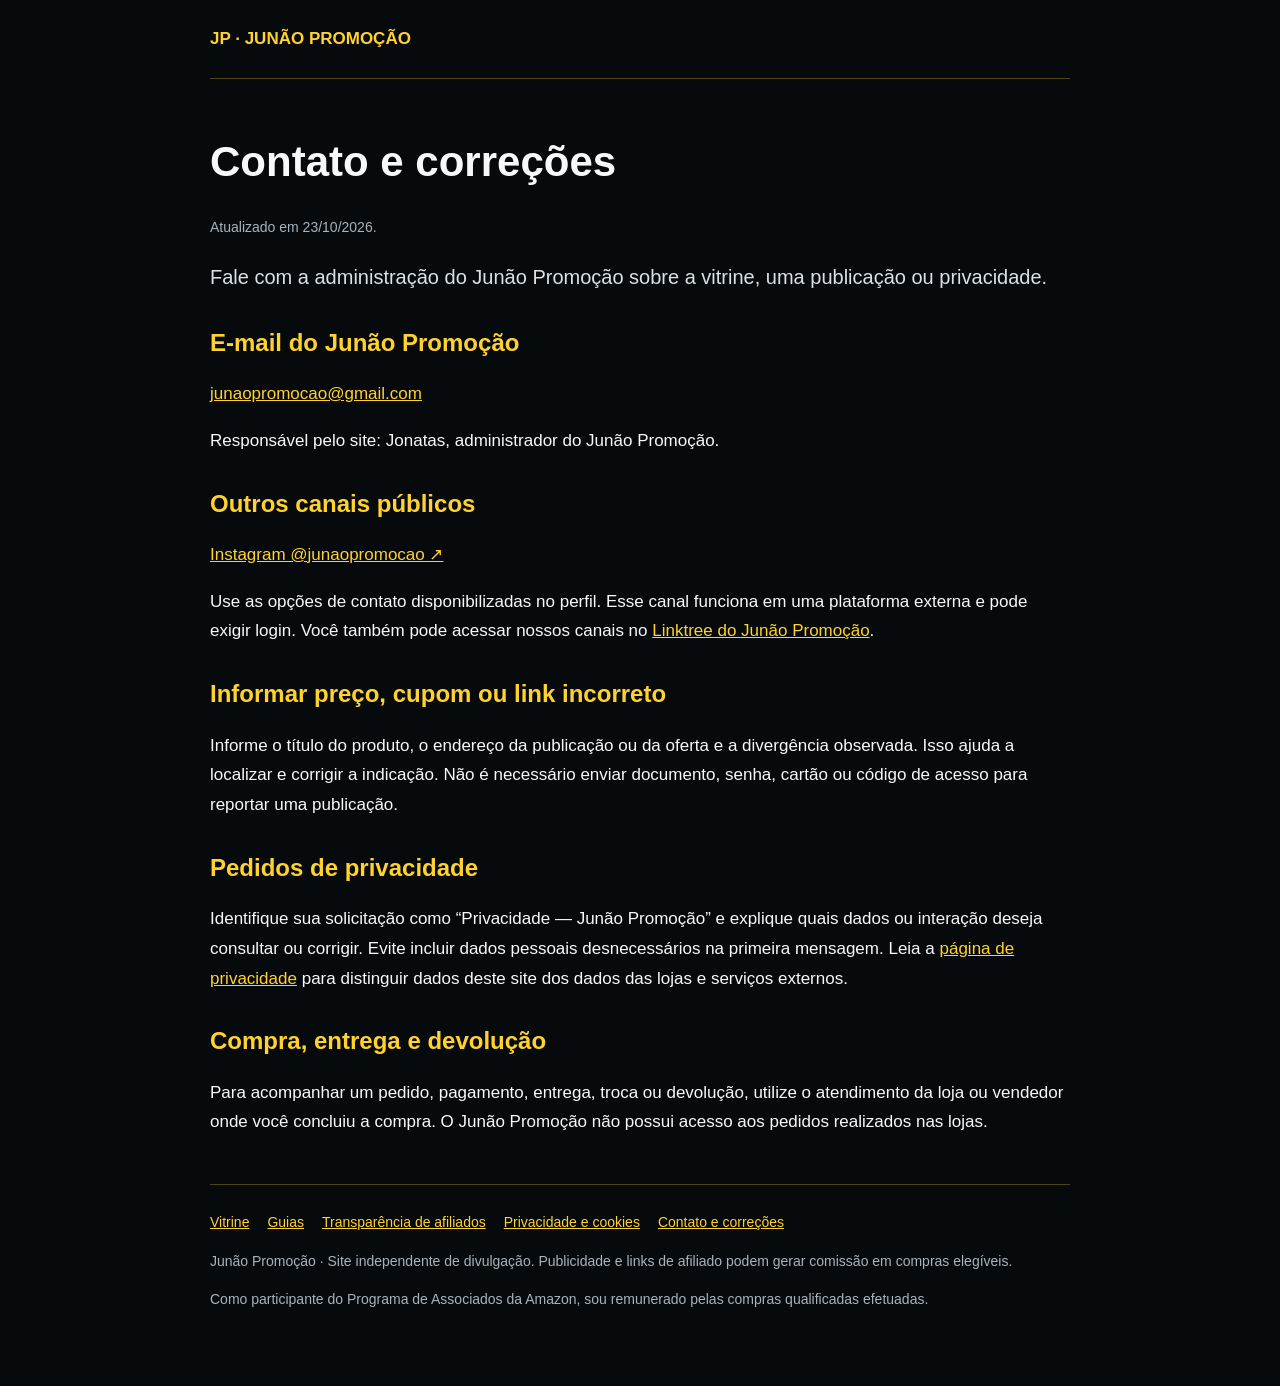
<file: contato/index.html>
<!doctype html>
<html lang="pt-BR"><head><meta charset="utf-8"><meta name="viewport" content="width=device-width,initial-scale=1">
<title>Contato e correções | Junão Promoção</title><meta name="description" content="Contato e correções do Junão Promoção.">
<link rel="stylesheet" href="/guias/estilo.css"></head><body>
<header><a href="/">JP · JUNÃO PROMOÇÃO</a></header><main><h1>Contato e correções</h1>
<p class="meta">Atualizado em <time datetime="2026-10-23">23/10/2026</time>.</p>

<p class="resumo">Fale com a administração do Junão Promoção sobre a vitrine, uma publicação ou privacidade.</p>
<h2>E-mail do Junão Promoção</h2><p><a href="mailto:junaopromocao@gmail.com">junaopromocao@gmail.com</a></p><p>Responsável pelo site: Jonatas, administrador do Junão Promoção.</p><h2>Outros canais públicos</h2><p><a href="https://www.instagram.com/junaopromocao/" target="_blank" rel="noopener noreferrer">Instagram @junaopromocao ↗</a></p><p>Use as opções de contato disponibilizadas no perfil. Esse canal funciona em uma plataforma externa e pode exigir login. Você também pode acessar nossos canais no <a href="https://linktr.ee/Junao_Promocao" target="_blank" rel="noopener noreferrer">Linktree do Junão Promoção</a>.</p>
<h2>Informar preço, cupom ou link incorreto</h2><p>Informe o título do produto, o endereço da publicação ou da oferta e a divergência observada. Isso ajuda a localizar e corrigir a indicação. Não é necessário enviar documento, senha, cartão ou código de acesso para reportar uma publicação.</p>
<h2>Pedidos de privacidade</h2><p>Identifique sua solicitação como “Privacidade — Junão Promoção” e explique quais dados ou interação deseja consultar ou corrigir. Evite incluir dados pessoais desnecessários na primeira mensagem. Leia a <a href="/privacidade/">página de privacidade</a> para distinguir dados deste site dos dados das lojas e serviços externos.</p>
<h2>Compra, entrega e devolução</h2><p>Para acompanhar um pedido, pagamento, entrega, troca ou devolução, utilize o atendimento da loja ou vendedor onde você concluiu a compra. O Junão Promoção não possui acesso aos pedidos realizados nas lojas.</p>
</main><footer><nav aria-label="Informações do site"><a href="/">Vitrine</a><a href="/guias/">Guias</a><a href="/transparencia/">Transparência de afiliados</a><a href="/privacidade/">Privacidade e cookies</a><a href="/contato/">Contato e correções</a></nav><p>Junão Promoção · Site independente de divulgação. Publicidade e links de afiliado podem gerar comissão em compras elegíveis.</p><p>Como participante do Programa de Associados da Amazon, sou remunerado pelas compras qualificadas efetuadas.</p></footer></body></html>
</file>
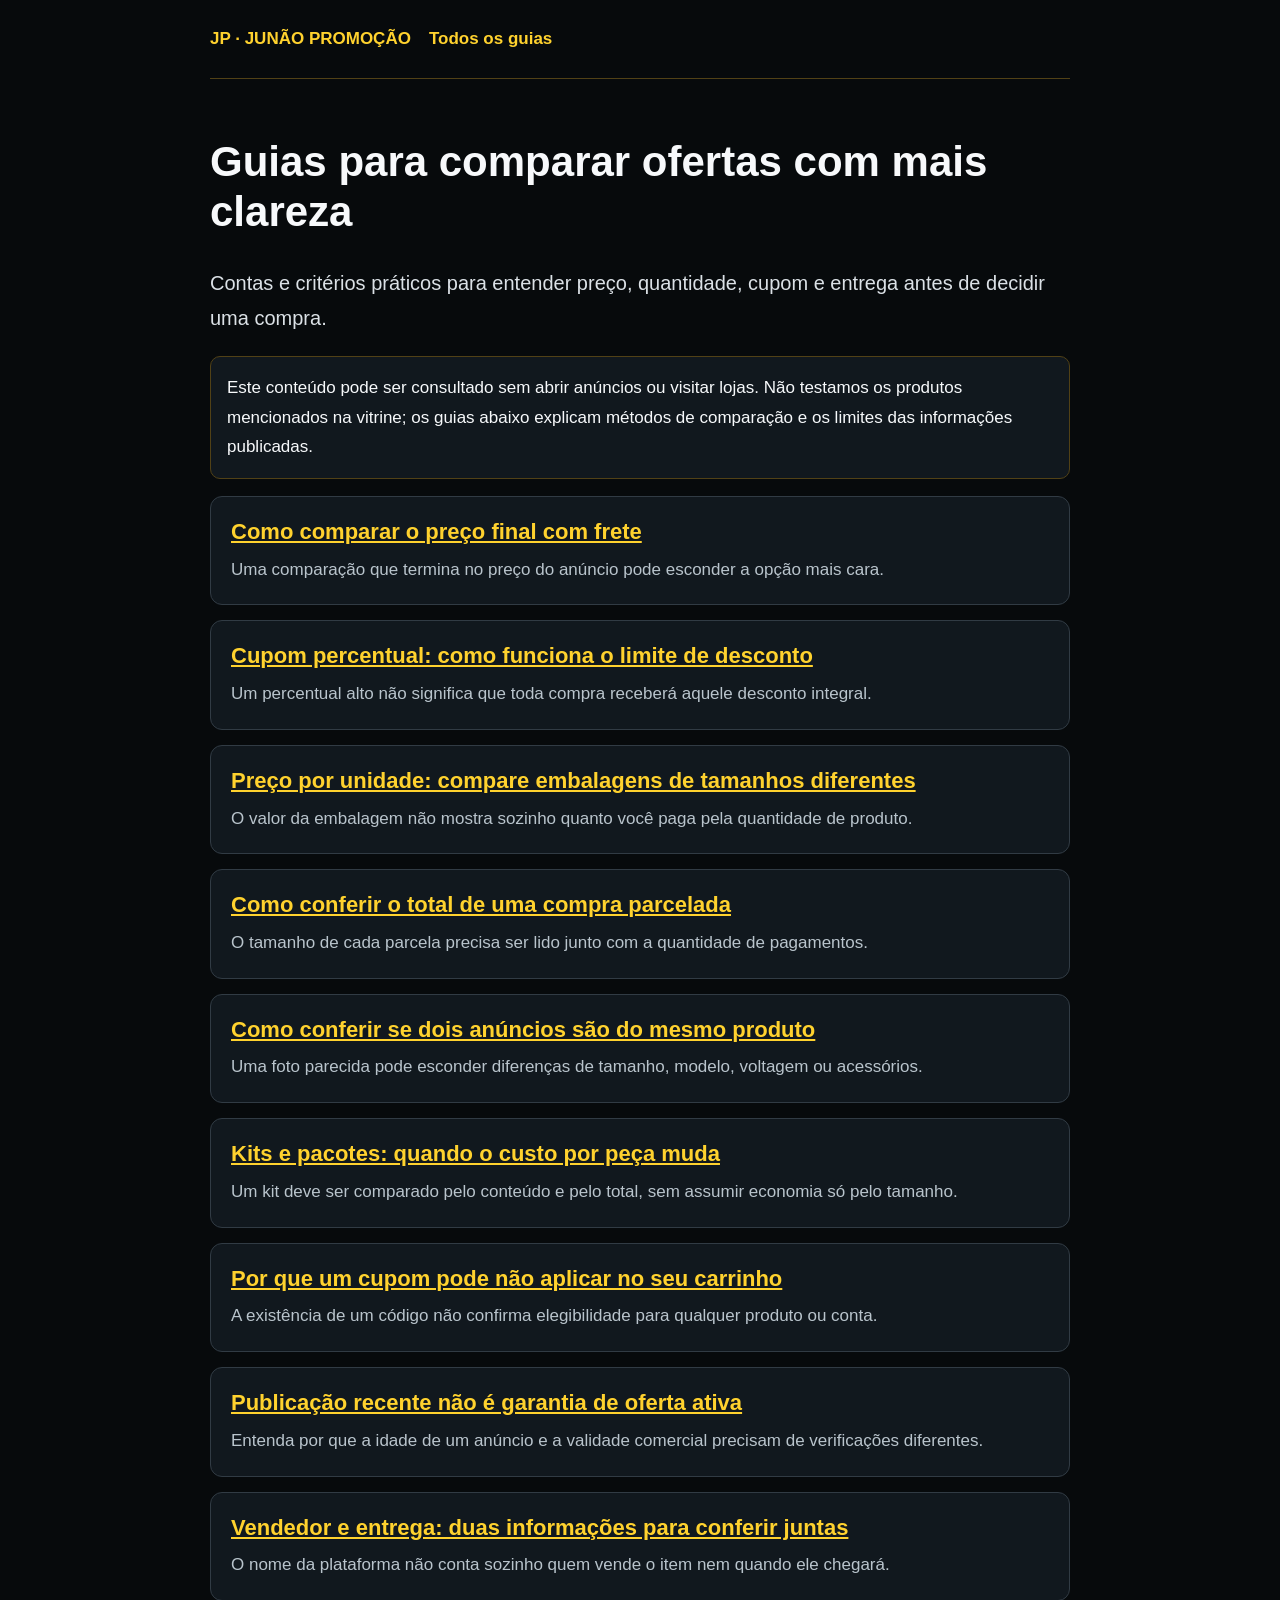
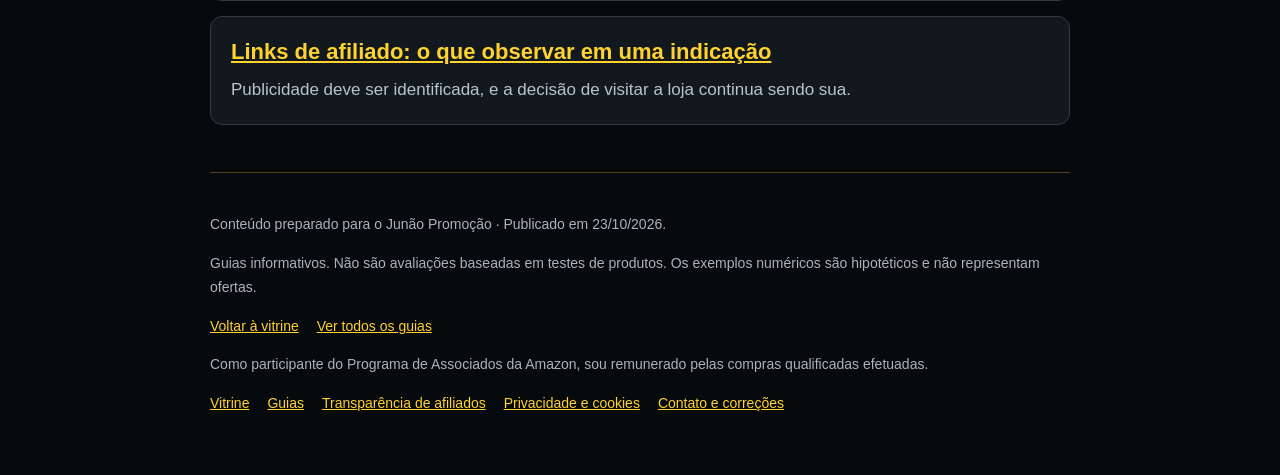
<file: guias/index.html>
<!doctype html>
<html lang="pt-BR">
<head>
<meta charset="utf-8">
<meta name="viewport" content="width=device-width,initial-scale=1">
<title>Guias de compra | Junão Promoção</title>
<meta name="description" content="Guias do Junão Promoção para comparar preços, frete, quantidades e condições de ofertas.">
<link rel="stylesheet" href="/guias/estilo.css">
</head>
<body>
<header>
<nav>
<a href="/">JP · JUNÃO PROMOÇÃO</a>
<a href="/guias/">Todos os guias</a>
</nav>
</header>
<main>
<h1>Guias para comparar ofertas com mais clareza</h1>
<p class="resumo">Contas e critérios práticos para entender preço, quantidade, cupom e entrega antes de decidir uma compra.</p>
<p class="nota">Este conteúdo pode ser consultado sem abrir anúncios ou visitar lojas. Não testamos os produtos mencionados na vitrine; os guias abaixo explicam métodos de comparação e os limites das informações publicadas.</p>
<ul class="lista">
<li>
<h2>
<a href="/guias/preco-final-com-frete.html">Como comparar o preço final com frete</a>
</h2>
<p>Uma comparação que termina no preço do anúncio pode esconder a opção mais cara.</p>
</li>
<li>
<h2>
<a href="/guias/cupom-percentual-com-teto.html">Cupom percentual: como funciona o limite de desconto</a>
</h2>
<p>Um percentual alto não significa que toda compra receberá aquele desconto integral.</p>
</li>
<li>
<h2>
<a href="/guias/preco-por-unidade.html">Preço por unidade: compare embalagens de tamanhos diferentes</a>
</h2>
<p>O valor da embalagem não mostra sozinho quanto você paga pela quantidade de produto.</p>
</li>
<li>
<h2>
<a href="/guias/soma-das-parcelas.html">Como conferir o total de uma compra parcelada</a>
</h2>
<p>O tamanho de cada parcela precisa ser lido junto com a quantidade de pagamentos.</p>
</li>
<li>
<h2>
<a href="/guias/mesmo-produto-variacoes.html">Como conferir se dois anúncios são do mesmo produto</a>
</h2>
<p>Uma foto parecida pode esconder diferenças de tamanho, modelo, voltagem ou acessórios.</p>
</li>
<li>
<h2>
<a href="/guias/kits-e-quantidades.html">Kits e pacotes: quando o custo por peça muda</a>
</h2>
<p>Um kit deve ser comparado pelo conteúdo e pelo total, sem assumir economia só pelo tamanho.</p>
</li>
<li>
<h2>
<a href="/guias/condicoes-do-cupom.html">Por que um cupom pode não aplicar no seu carrinho</a>
</h2>
<p>A existência de um código não confirma elegibilidade para qualquer produto ou conta.</p>
</li>
<li>
<h2>
<a href="/guias/publicacao-e-validade.html">Publicação recente não é garantia de oferta ativa</a>
</h2>
<p>Entenda por que a idade de um anúncio e a validade comercial precisam de verificações diferentes.</p>
</li>
<li>
<h2>
<a href="/guias/vendedor-e-entrega.html">Vendedor e entrega: duas informações para conferir juntas</a>
</h2>
<p>O nome da plataforma não conta sozinho quem vende o item nem quando ele chegará.</p>
</li>
<li>
<h2>
<a href="/guias/links-de-afiliado.html">Links de afiliado: o que observar em uma indicação</a>
</h2>
<p>Publicidade deve ser identificada, e a decisão de visitar a loja continua sendo sua.</p>
</li>
</ul>
</main>
<footer>
<p>Conteúdo preparado para o Junão Promoção · Publicado em <time datetime="2026-10-23">23/10/2026</time>.</p>
<p>Guias informativos. Não são avaliações baseadas em testes de produtos. Os exemplos numéricos são hipotéticos e não representam ofertas.</p>
<nav>
<a href="/">Voltar à vitrine</a>
<a href="/guias/">Ver todos os guias</a>
</nav>
<p>Como participante do Programa de Associados da Amazon, sou remunerado pelas compras qualificadas efetuadas.</p>
<nav aria-label="Informações do site"><a href="/">Vitrine</a><a href="/guias/">Guias</a><a href="/transparencia/">Transparência de afiliados</a><a href="/privacidade/">Privacidade e cookies</a><a href="/contato/">Contato e correções</a></nav>
</footer>
</body>
</html>
</file>
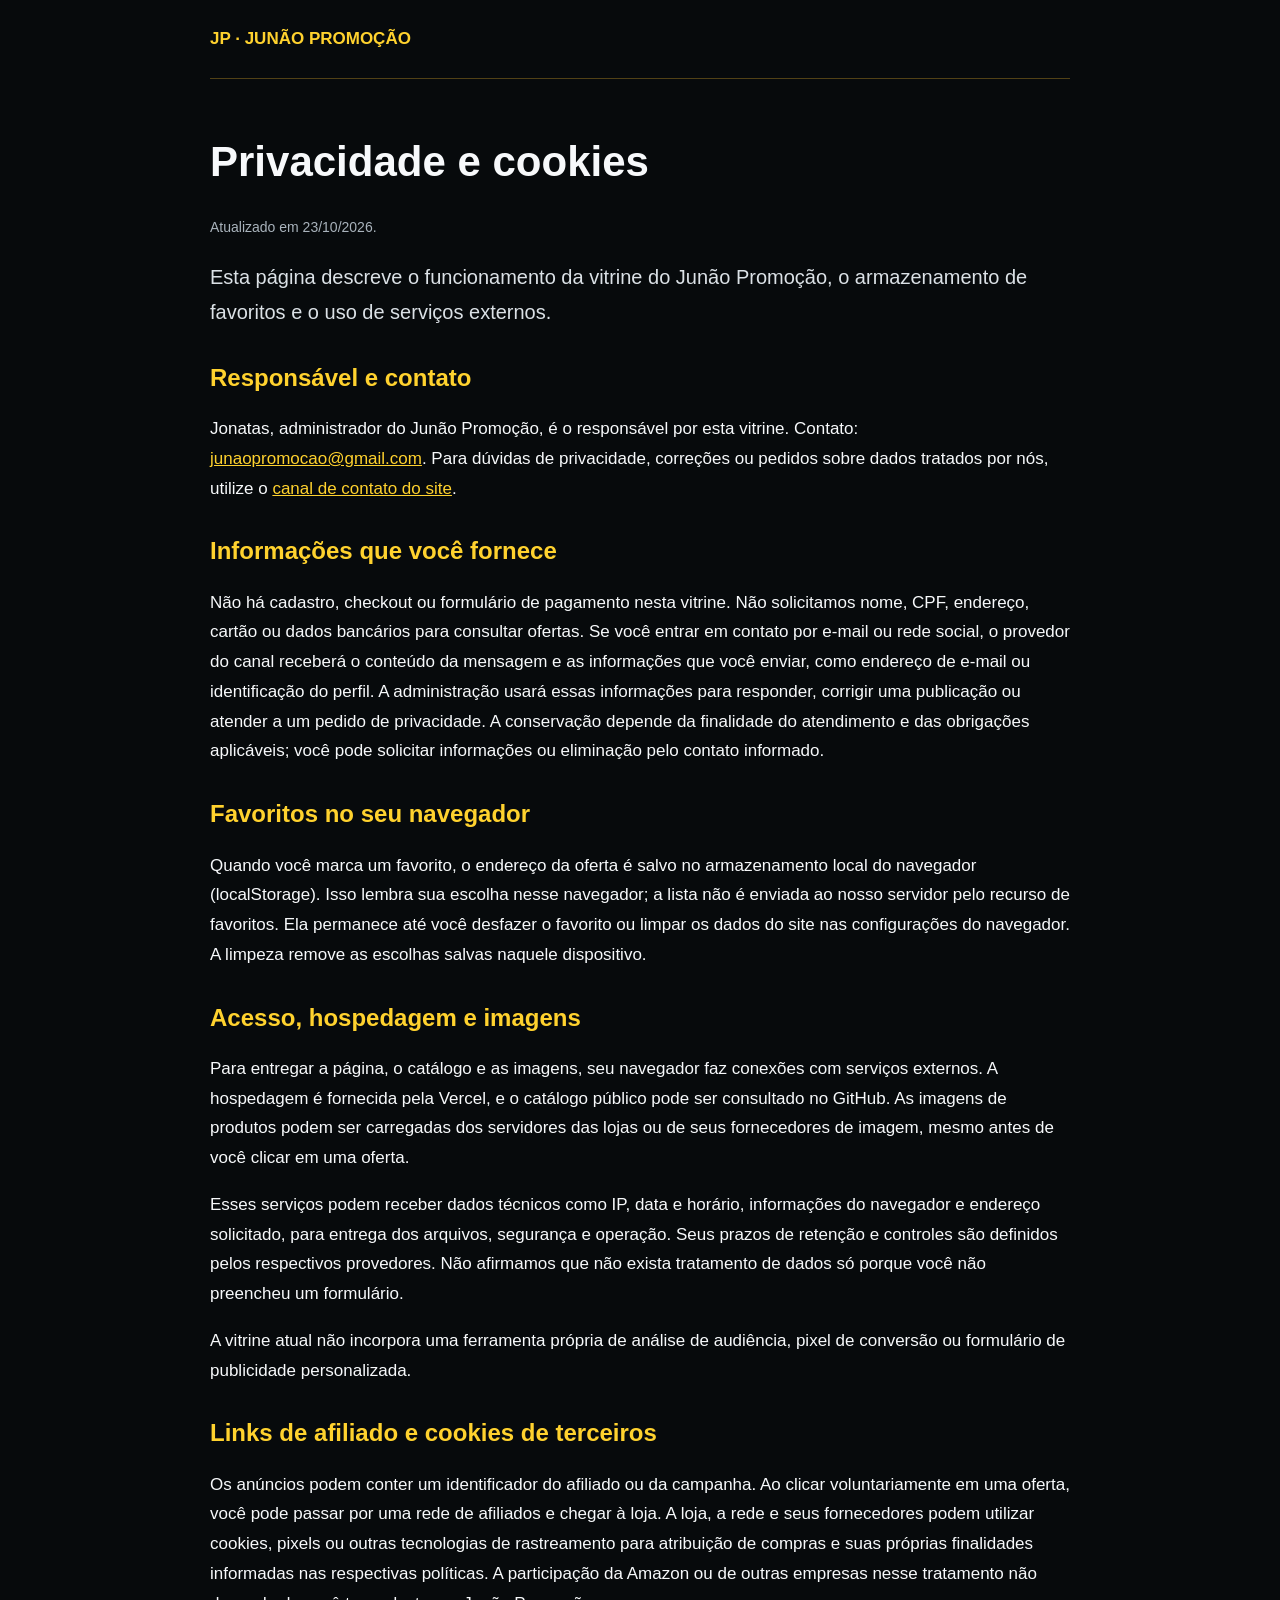
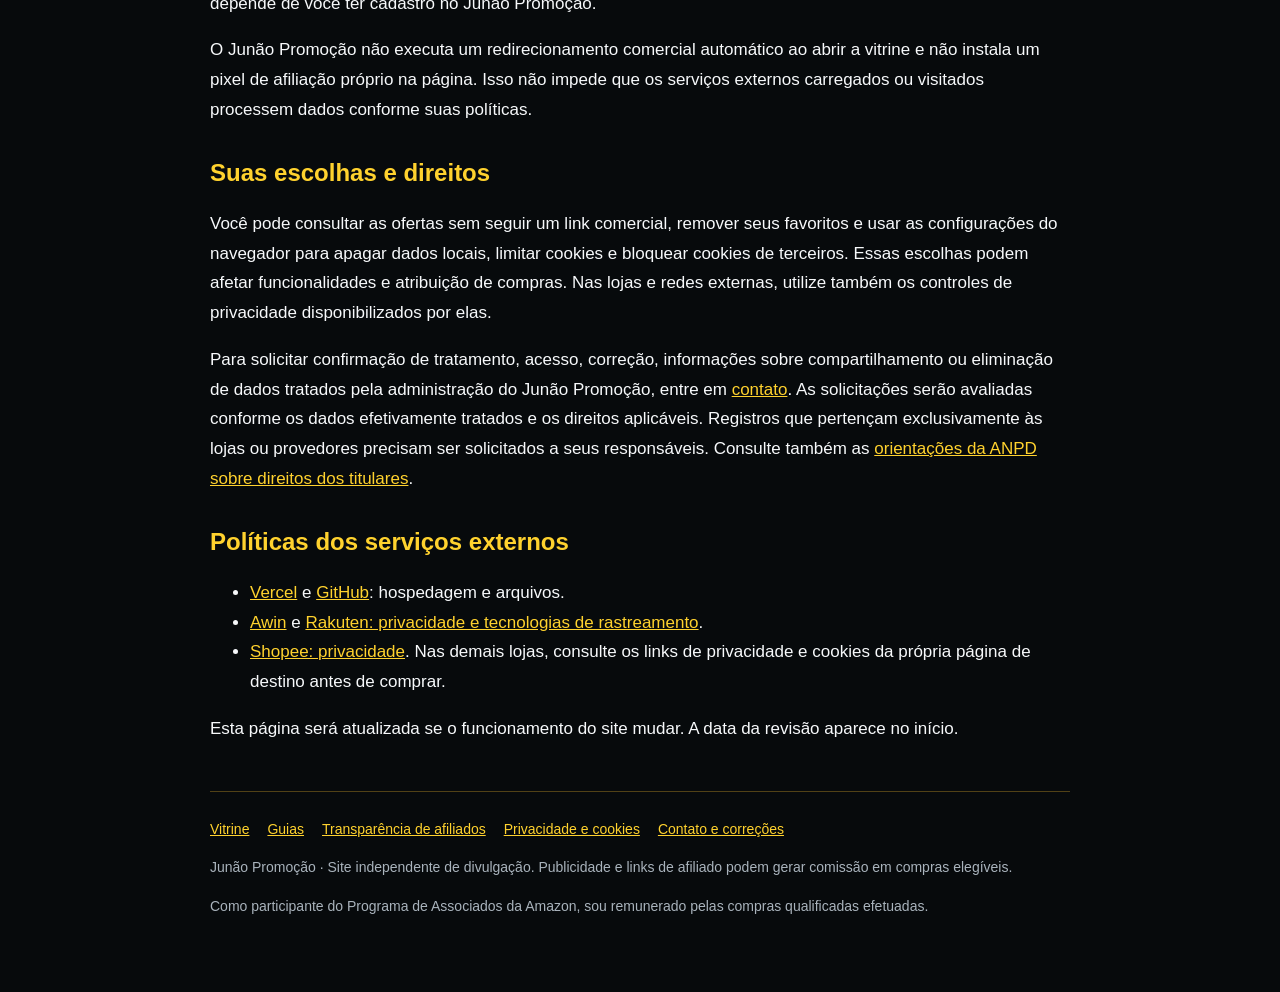
<file: privacidade/index.html>
<!doctype html>
<html lang="pt-BR"><head><meta charset="utf-8"><meta name="viewport" content="width=device-width,initial-scale=1">
<title>Privacidade e cookies | Junão Promoção</title><meta name="description" content="Privacidade e cookies do Junão Promoção.">
<link rel="stylesheet" href="/guias/estilo.css"></head><body>
<header><a href="/">JP · JUNÃO PROMOÇÃO</a></header><main><h1>Privacidade e cookies</h1>
<p class="meta">Atualizado em <time datetime="2026-10-23">23/10/2026</time>.</p>

<p class="resumo">Esta página descreve o funcionamento da vitrine do Junão Promoção, o armazenamento de favoritos e o uso de serviços externos.</p>
<h2>Responsável e contato</h2><p>Jonatas, administrador do Junão Promoção, é o responsável por esta vitrine. Contato: <a href="mailto:junaopromocao@gmail.com">junaopromocao@gmail.com</a>. Para dúvidas de privacidade, correções ou pedidos sobre dados tratados por nós, utilize o <a href="/contato/">canal de contato do site</a>.</p>
<h2>Informações que você fornece</h2><p>Não há cadastro, checkout ou formulário de pagamento nesta vitrine. Não solicitamos nome, CPF, endereço, cartão ou dados bancários para consultar ofertas. Se você entrar em contato por e-mail ou rede social, o provedor do canal receberá o conteúdo da mensagem e as informações que você enviar, como endereço de e-mail ou identificação do perfil. A administração usará essas informações para responder, corrigir uma publicação ou atender a um pedido de privacidade. A conservação depende da finalidade do atendimento e das obrigações aplicáveis; você pode solicitar informações ou eliminação pelo contato informado.</p>
<h2>Favoritos no seu navegador</h2><p>Quando você marca um favorito, o endereço da oferta é salvo no armazenamento local do navegador (localStorage). Isso lembra sua escolha nesse navegador; a lista não é enviada ao nosso servidor pelo recurso de favoritos. Ela permanece até você desfazer o favorito ou limpar os dados do site nas configurações do navegador. A limpeza remove as escolhas salvas naquele dispositivo.</p>
<h2>Acesso, hospedagem e imagens</h2><p>Para entregar a página, o catálogo e as imagens, seu navegador faz conexões com serviços externos. A hospedagem é fornecida pela Vercel, e o catálogo público pode ser consultado no GitHub. As imagens de produtos podem ser carregadas dos servidores das lojas ou de seus fornecedores de imagem, mesmo antes de você clicar em uma oferta.</p><p>Esses serviços podem receber dados técnicos como IP, data e horário, informações do navegador e endereço solicitado, para entrega dos arquivos, segurança e operação. Seus prazos de retenção e controles são definidos pelos respectivos provedores. Não afirmamos que não exista tratamento de dados só porque você não preencheu um formulário.</p><p>A vitrine atual não incorpora uma ferramenta própria de análise de audiência, pixel de conversão ou formulário de publicidade personalizada.</p>
<h2>Links de afiliado e cookies de terceiros</h2><p>Os anúncios podem conter um identificador do afiliado ou da campanha. Ao clicar voluntariamente em uma oferta, você pode passar por uma rede de afiliados e chegar à loja. A loja, a rede e seus fornecedores podem utilizar cookies, pixels ou outras tecnologias de rastreamento para atribuição de compras e suas próprias finalidades informadas nas respectivas políticas. A participação da Amazon ou de outras empresas nesse tratamento não depende de você ter cadastro no Junão Promoção.</p><p>O Junão Promoção não executa um redirecionamento comercial automático ao abrir a vitrine e não instala um pixel de afiliação próprio na página. Isso não impede que os serviços externos carregados ou visitados processem dados conforme suas políticas.</p>
<h2>Suas escolhas e direitos</h2><p>Você pode consultar as ofertas sem seguir um link comercial, remover seus favoritos e usar as configurações do navegador para apagar dados locais, limitar cookies e bloquear cookies de terceiros. Essas escolhas podem afetar funcionalidades e atribuição de compras. Nas lojas e redes externas, utilize também os controles de privacidade disponibilizados por elas.</p><p>Para solicitar confirmação de tratamento, acesso, correção, informações sobre compartilhamento ou eliminação de dados tratados pela administração do Junão Promoção, entre em <a href="/contato/">contato</a>. As solicitações serão avaliadas conforme os dados efetivamente tratados e os direitos aplicáveis. Registros que pertençam exclusivamente às lojas ou provedores precisam ser solicitados a seus responsáveis. Consulte também as <a href="https://www.gov.br/anpd/pt-br/assuntos/titular-de-dados/direito-dos-titulares">orientações da ANPD sobre direitos dos titulares</a>.</p>
<h2>Políticas dos serviços externos</h2><ul>
<li><a href="https://vercel.com/legal/privacy-policy">Vercel</a> e <a href="https://docs.github.com/pt/site-policy/privacy-policies/github-general-privacy-statement">GitHub</a>: hospedagem e arquivos.</li>
<li><a href="https://www.awin.com/br/privacy">Awin</a> e <a href="https://rakutenadvertising.com/legal-notices/">Rakuten: privacidade e tecnologias de rastreamento</a>.</li>
<li><a href="https://help.shopee.com.br/portal/4/article/77068">Shopee: privacidade</a>. Nas demais lojas, consulte os links de privacidade e cookies da própria página de destino antes de comprar.</li>
</ul><p>Esta página será atualizada se o funcionamento do site mudar. A data da revisão aparece no início.</p>
</main><footer><nav aria-label="Informações do site"><a href="/">Vitrine</a><a href="/guias/">Guias</a><a href="/transparencia/">Transparência de afiliados</a><a href="/privacidade/">Privacidade e cookies</a><a href="/contato/">Contato e correções</a></nav><p>Junão Promoção · Site independente de divulgação. Publicidade e links de afiliado podem gerar comissão em compras elegíveis.</p><p>Como participante do Programa de Associados da Amazon, sou remunerado pelas compras qualificadas efetuadas.</p></footer></body></html>
</file>
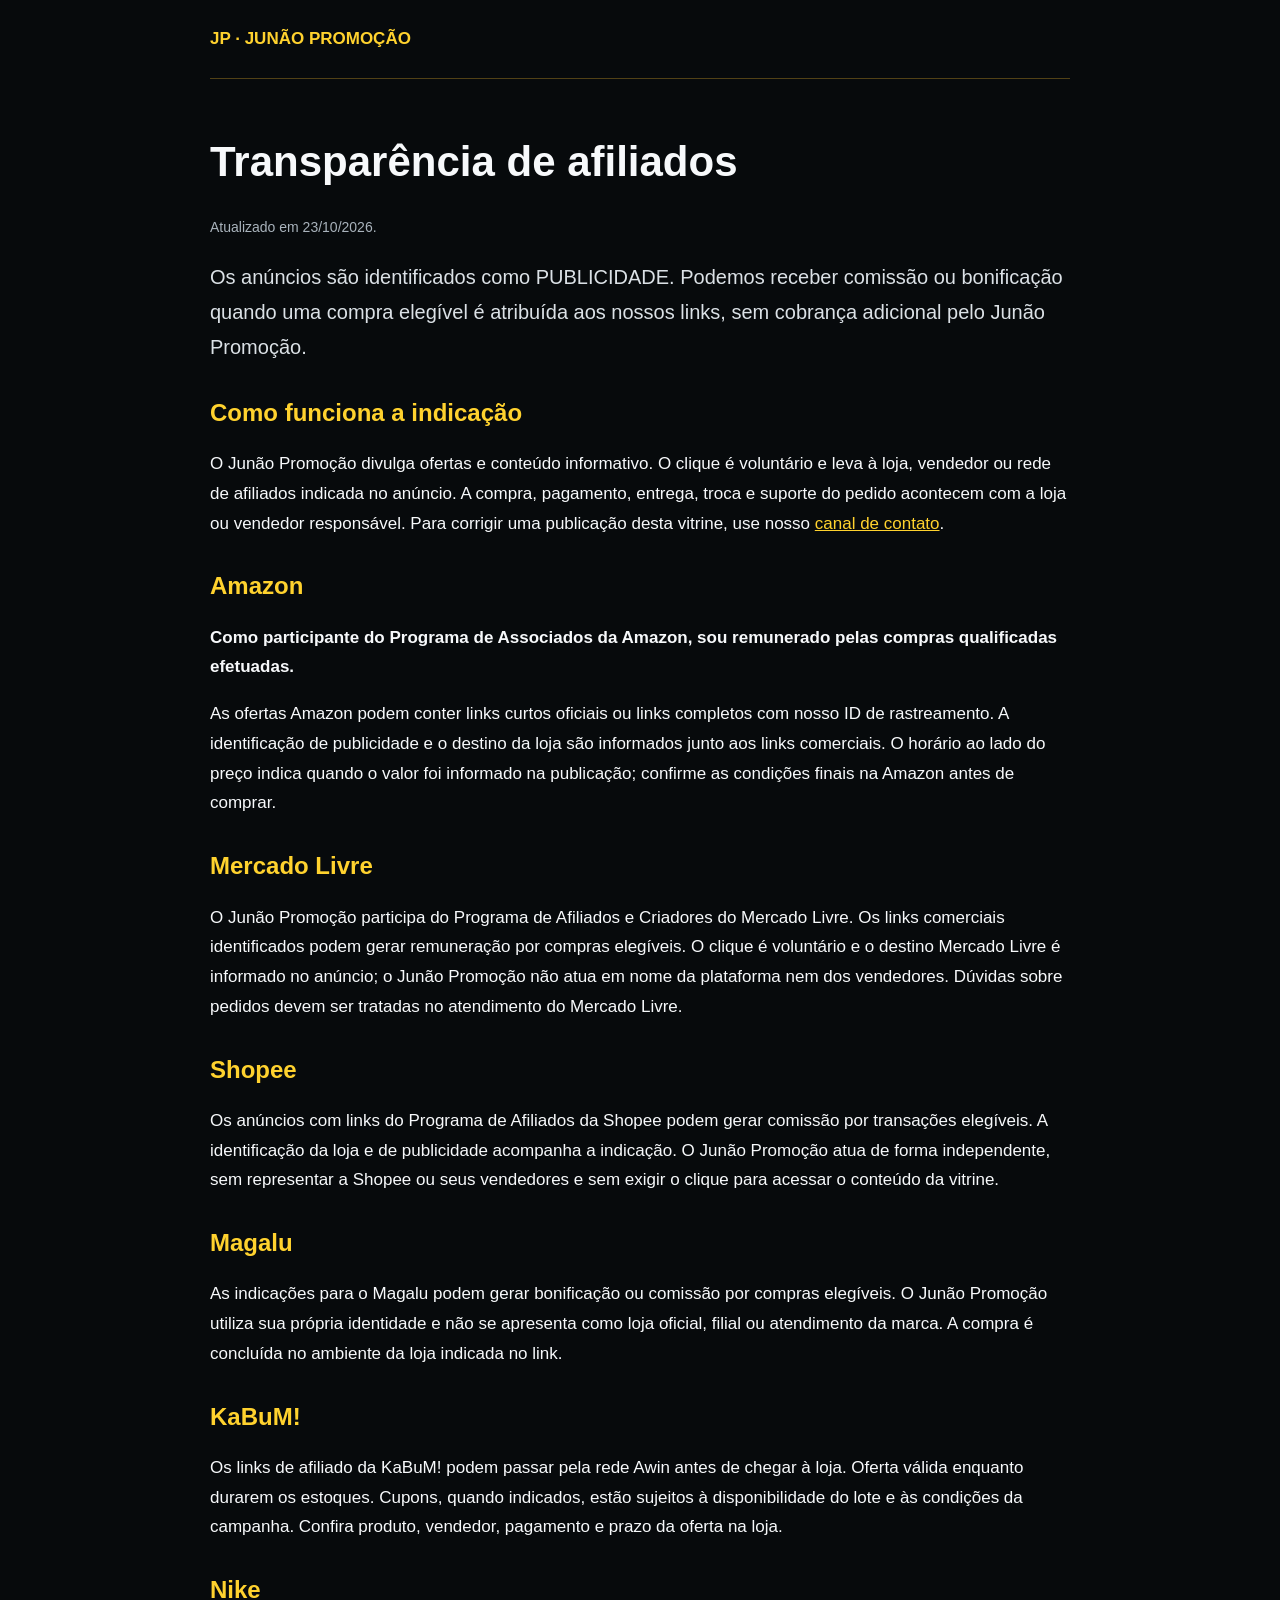
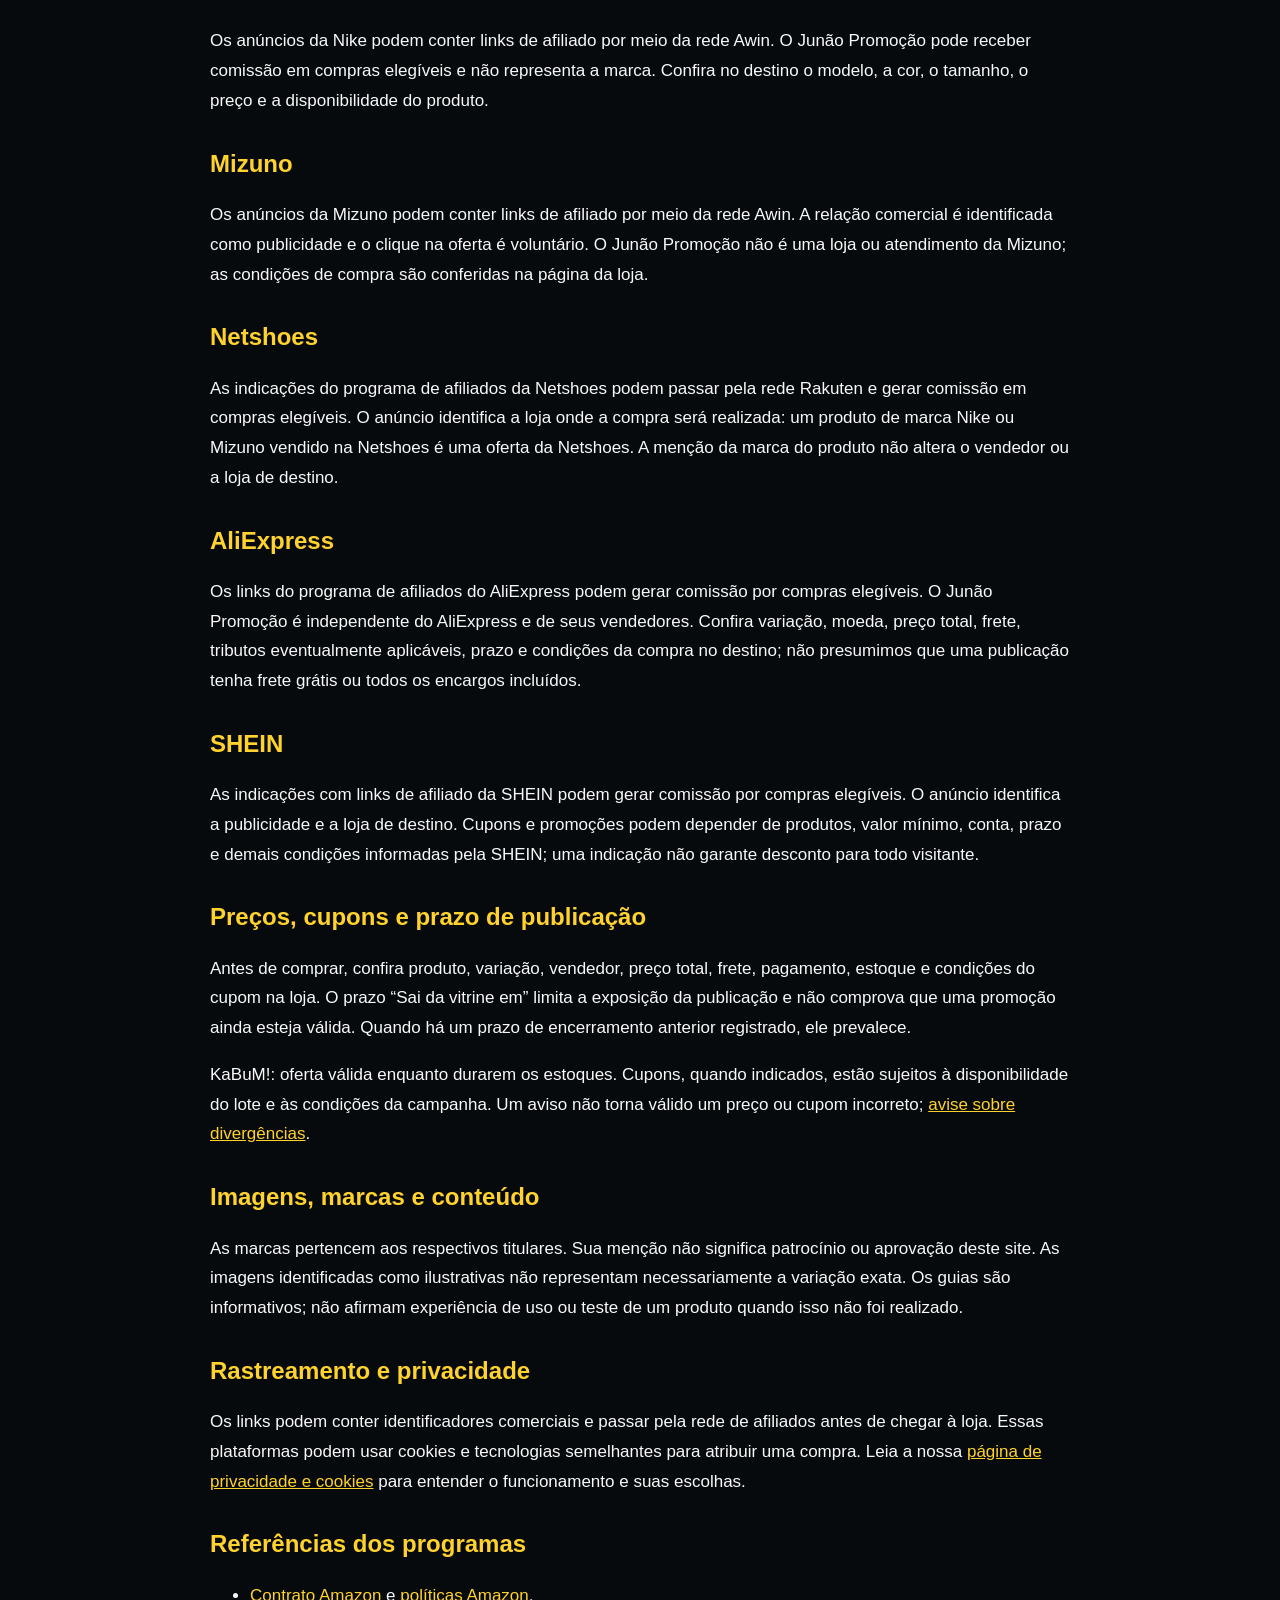
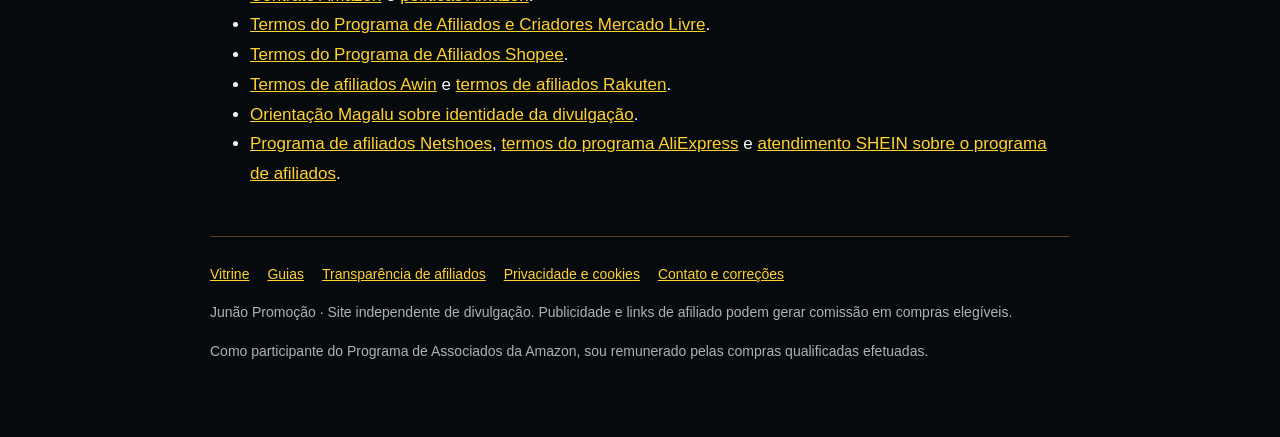
<file: transparencia/index.html>
<!doctype html>
<html lang="pt-BR"><head><meta charset="utf-8"><meta name="viewport" content="width=device-width,initial-scale=1">
<title>Transparência de afiliados | Junão Promoção</title><meta name="description" content="Transparência de afiliados do Junão Promoção.">
<link rel="stylesheet" href="/guias/estilo.css"></head><body>
<header><a href="/">JP · JUNÃO PROMOÇÃO</a></header><main><h1>Transparência de afiliados</h1>
<p class="meta">Atualizado em <time datetime="2026-10-23">23/10/2026</time>.</p>

<p class="resumo">Os anúncios são identificados como PUBLICIDADE. Podemos receber comissão ou bonificação quando uma compra elegível é atribuída aos nossos links, sem cobrança adicional pelo Junão Promoção.</p>
<h2>Como funciona a indicação</h2><p>O Junão Promoção divulga ofertas e conteúdo informativo. O clique é voluntário e leva à loja, vendedor ou rede de afiliados indicada no anúncio. A compra, pagamento, entrega, troca e suporte do pedido acontecem com a loja ou vendedor responsável. Para corrigir uma publicação desta vitrine, use nosso <a href="/contato/">canal de contato</a>.</p>
<h2>Amazon</h2><p><strong>Como participante do Programa de Associados da Amazon, sou remunerado pelas compras qualificadas efetuadas.</strong></p><p>As ofertas Amazon podem conter links curtos oficiais ou links completos com nosso ID de rastreamento. A identificação de publicidade e o destino da loja são informados junto aos links comerciais. O horário ao lado do preço indica quando o valor foi informado na publicação; confirme as condições finais na Amazon antes de comprar.</p>
<h2>Mercado Livre</h2><p>O Junão Promoção participa do Programa de Afiliados e Criadores do Mercado Livre. Os links comerciais identificados podem gerar remuneração por compras elegíveis. O clique é voluntário e o destino Mercado Livre é informado no anúncio; o Junão Promoção não atua em nome da plataforma nem dos vendedores. Dúvidas sobre pedidos devem ser tratadas no atendimento do Mercado Livre.</p>
<h2>Shopee</h2><p>Os anúncios com links do Programa de Afiliados da Shopee podem gerar comissão por transações elegíveis. A identificação da loja e de publicidade acompanha a indicação. O Junão Promoção atua de forma independente, sem representar a Shopee ou seus vendedores e sem exigir o clique para acessar o conteúdo da vitrine.</p>
<h2>Magalu</h2><p>As indicações para o Magalu podem gerar bonificação ou comissão por compras elegíveis. O Junão Promoção utiliza sua própria identidade e não se apresenta como loja oficial, filial ou atendimento da marca. A compra é concluída no ambiente da loja indicada no link.</p>
<h2>KaBuM!</h2><p>Os links de afiliado da KaBuM! podem passar pela rede Awin antes de chegar à loja. Oferta válida enquanto durarem os estoques. Cupons, quando indicados, estão sujeitos à disponibilidade do lote e às condições da campanha. Confira produto, vendedor, pagamento e prazo da oferta na loja.</p>
<h2>Nike</h2><p>Os anúncios da Nike podem conter links de afiliado por meio da rede Awin. O Junão Promoção pode receber comissão em compras elegíveis e não representa a marca. Confira no destino o modelo, a cor, o tamanho, o preço e a disponibilidade do produto.</p>
<h2>Mizuno</h2><p>Os anúncios da Mizuno podem conter links de afiliado por meio da rede Awin. A relação comercial é identificada como publicidade e o clique na oferta é voluntário. O Junão Promoção não é uma loja ou atendimento da Mizuno; as condições de compra são conferidas na página da loja.</p>
<h2>Netshoes</h2><p>As indicações do programa de afiliados da Netshoes podem passar pela rede Rakuten e gerar comissão em compras elegíveis. O anúncio identifica a loja onde a compra será realizada: um produto de marca Nike ou Mizuno vendido na Netshoes é uma oferta da Netshoes. A menção da marca do produto não altera o vendedor ou a loja de destino.</p>
<h2>AliExpress</h2><p>Os links do programa de afiliados do AliExpress podem gerar comissão por compras elegíveis. O Junão Promoção é independente do AliExpress e de seus vendedores. Confira variação, moeda, preço total, frete, tributos eventualmente aplicáveis, prazo e condições da compra no destino; não presumimos que uma publicação tenha frete grátis ou todos os encargos incluídos.</p>
<h2>SHEIN</h2><p>As indicações com links de afiliado da SHEIN podem gerar comissão por compras elegíveis. O anúncio identifica a publicidade e a loja de destino. Cupons e promoções podem depender de produtos, valor mínimo, conta, prazo e demais condições informadas pela SHEIN; uma indicação não garante desconto para todo visitante.</p>
<h2>Preços, cupons e prazo de publicação</h2><p>Antes de comprar, confira produto, variação, vendedor, preço total, frete, pagamento, estoque e condições do cupom na loja. O prazo “Sai da vitrine em” limita a exposição da publicação e não comprova que uma promoção ainda esteja válida. Quando há um prazo de encerramento anterior registrado, ele prevalece.</p><p>KaBuM!: oferta válida enquanto durarem os estoques. Cupons, quando indicados, estão sujeitos à disponibilidade do lote e às condições da campanha. Um aviso não torna válido um preço ou cupom incorreto; <a href="/contato/">avise sobre divergências</a>.</p>
<h2>Imagens, marcas e conteúdo</h2><p>As marcas pertencem aos respectivos titulares. Sua menção não significa patrocínio ou aprovação deste site. As imagens identificadas como ilustrativas não representam necessariamente a variação exata. Os guias são informativos; não afirmam experiência de uso ou teste de um produto quando isso não foi realizado.</p>
<h2>Rastreamento e privacidade</h2><p>Os links podem conter identificadores comerciais e passar pela rede de afiliados antes de chegar à loja. Essas plataformas podem usar cookies e tecnologias semelhantes para atribuir uma compra. Leia a nossa <a href="/privacidade/">página de privacidade e cookies</a> para entender o funcionamento e suas escolhas.</p>
<h2>Referências dos programas</h2><ul>
<li><a href="https://associados.amazon.com.br/help/operating/agreement">Contrato Amazon</a> e <a href="https://associados.amazon.com.br/help/operating/policies">políticas Amazon</a>.</li>
<li><a href="https://www.mercadolivre.com.br/ajuda/30228">Termos do Programa de Afiliados e Criadores Mercado Livre</a>.</li>
<li><a href="https://help.shopee.com.br/portal/10/article/124094">Termos do Programa de Afiliados Shopee</a>.</li>
<li><a href="https://www.awin.com/br/publisher-terms">Termos de afiliados Awin</a> e <a href="https://rakutenadvertising.com/legal-notices/publisher-membership-agreement/">termos de afiliados Rakuten</a>.</li>
<li><a href="https://divulgador-magalu.zendesk.com/hc/pt-br/articles/15829147368461-Posso-usar-a-marca-do-Magazine-Luiza-para-divulgar-minha-loja">Orientação Magalu sobre identidade da divulgação</a>.</li>
<li><a href="https://www.netshoes.com.br/sub/afiliados">Programa de afiliados Netshoes</a>, <a href="https://terms.alicdn.com/legal-agreement/terms/suit_bu1_aliexpress/suit_bu1_aliexpress202003132026_84536.html">termos do programa AliExpress</a> e <a href="https://m.shein.com/br/help-center-a-3173.html">atendimento SHEIN sobre o programa de afiliados</a>.</li>
</ul>
</main><footer><nav aria-label="Informações do site"><a href="/">Vitrine</a><a href="/guias/">Guias</a><a href="/transparencia/">Transparência de afiliados</a><a href="/privacidade/">Privacidade e cookies</a><a href="/contato/">Contato e correções</a></nav><p>Junão Promoção · Site independente de divulgação. Publicidade e links de afiliado podem gerar comissão em compras elegíveis.</p><p>Como participante do Programa de Associados da Amazon, sou remunerado pelas compras qualificadas efetuadas.</p></footer></body></html>
</file>
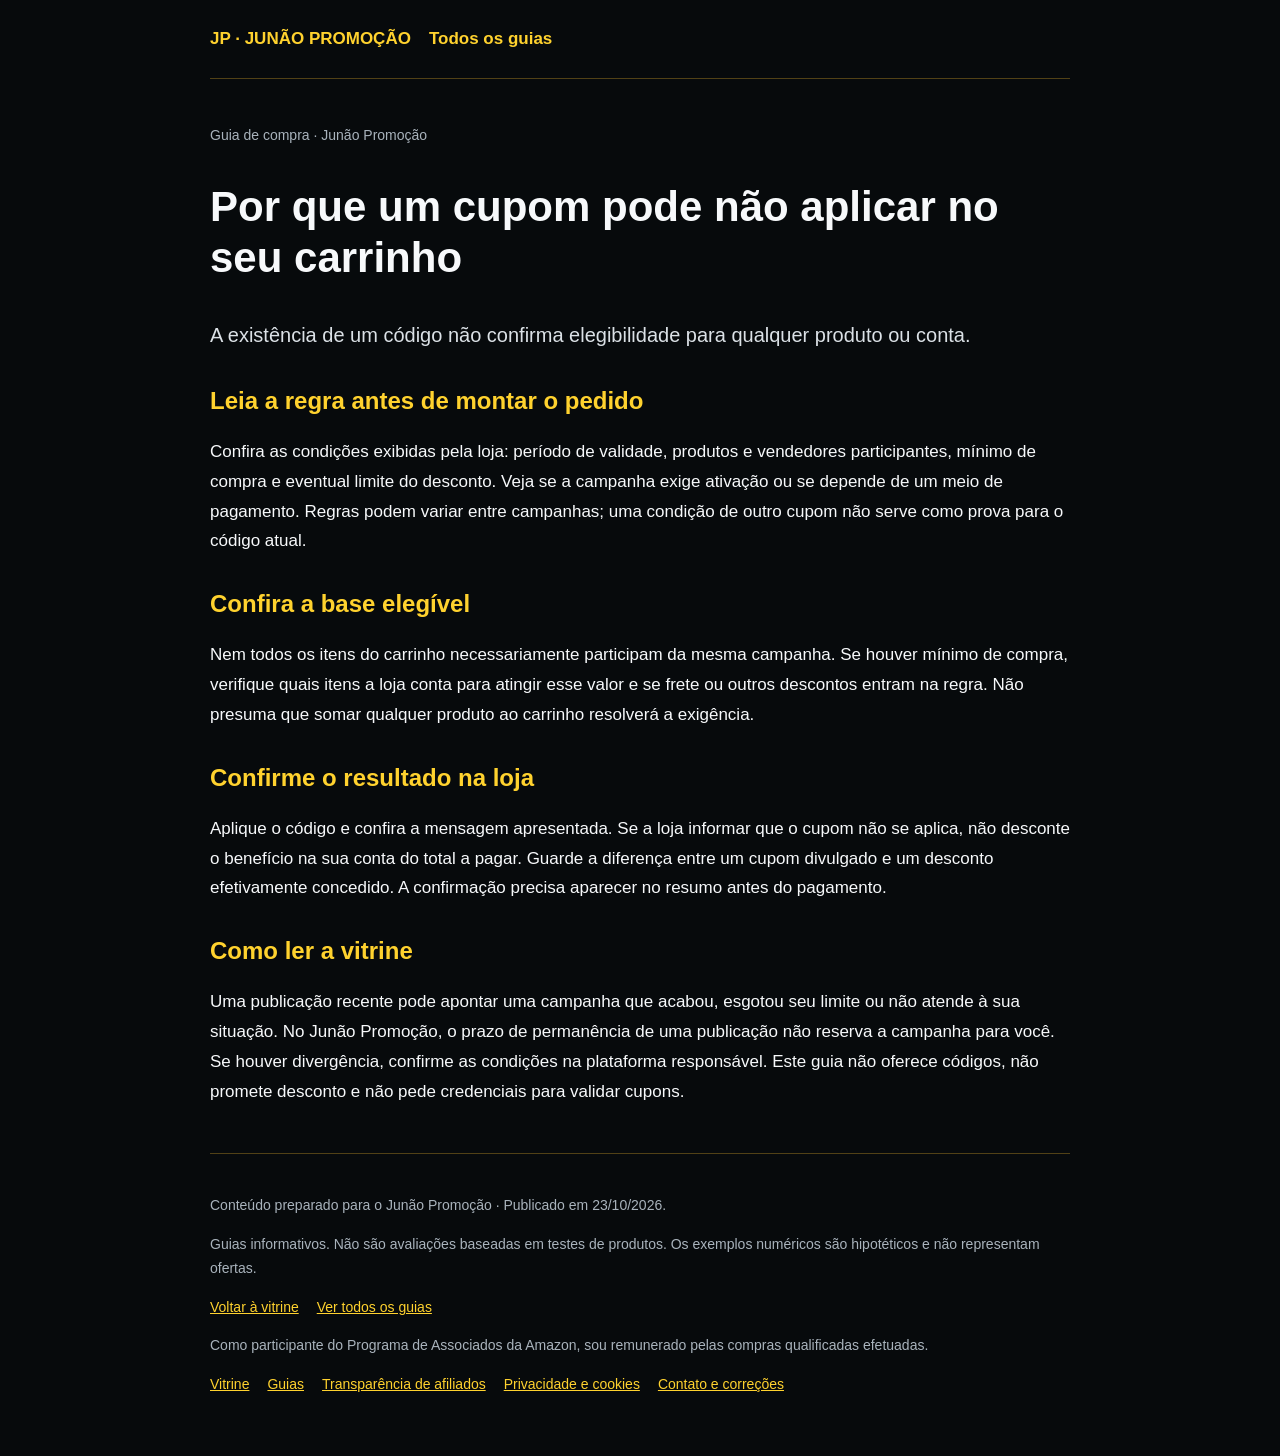
<file: guias/condicoes-do-cupom.html>
<!doctype html>
<html lang="pt-BR">
<head>
<meta charset="utf-8">
<meta name="viewport" content="width=device-width,initial-scale=1">
<title>Por que um cupom pode não aplicar no seu carrinho | Junão Promoção</title>
<meta name="description" content="A existência de um código não confirma elegibilidade para qualquer produto ou conta.">
<link rel="stylesheet" href="/guias/estilo.css">
</head>
<body>
<header>
<nav>
<a href="/">JP · JUNÃO PROMOÇÃO</a>
<a href="/guias/">Todos os guias</a>
</nav>
</header>
<main>
<article>
<p class="meta">Guia de compra · Junão Promoção</p>
<h1>Por que um cupom pode não aplicar no seu carrinho</h1>
<p class="resumo">A existência de um código não confirma elegibilidade para qualquer produto ou conta.</p>
<section>
<h2>Leia a regra antes de montar o pedido</h2>
<p>Confira as condições exibidas pela loja: período de validade, produtos e vendedores participantes, mínimo de compra e eventual limite do desconto. Veja se a campanha exige ativação ou se depende de um meio de pagamento. Regras podem variar entre campanhas; uma condição de outro cupom não serve como prova para o código atual.</p>
</section>
<section>
<h2>Confira a base elegível</h2>
<p>Nem todos os itens do carrinho necessariamente participam da mesma campanha. Se houver mínimo de compra, verifique quais itens a loja conta para atingir esse valor e se frete ou outros descontos entram na regra. Não presuma que somar qualquer produto ao carrinho resolverá a exigência.</p>
</section>
<section>
<h2>Confirme o resultado na loja</h2>
<p>Aplique o código e confira a mensagem apresentada. Se a loja informar que o cupom não se aplica, não desconte o benefício na sua conta do total a pagar. Guarde a diferença entre um cupom divulgado e um desconto efetivamente concedido. A confirmação precisa aparecer no resumo antes do pagamento.</p>
</section>
<section>
<h2>Como ler a vitrine</h2>
<p>Uma publicação recente pode apontar uma campanha que acabou, esgotou seu limite ou não atende à sua situação. No Junão Promoção, o prazo de permanência de uma publicação não reserva a campanha para você. Se houver divergência, confirme as condições na plataforma responsável. Este guia não oferece códigos, não promete desconto e não pede credenciais para validar cupons.</p>
</section>
</article>
</main>
<footer>
<p>Conteúdo preparado para o Junão Promoção · Publicado em <time datetime="2026-10-23">23/10/2026</time>.</p>
<p>Guias informativos. Não são avaliações baseadas em testes de produtos. Os exemplos numéricos são hipotéticos e não representam ofertas.</p>
<nav>
<a href="/">Voltar à vitrine</a>
<a href="/guias/">Ver todos os guias</a>
</nav>
<p>Como participante do Programa de Associados da Amazon, sou remunerado pelas compras qualificadas efetuadas.</p>
<nav aria-label="Informações do site"><a href="/">Vitrine</a><a href="/guias/">Guias</a><a href="/transparencia/">Transparência de afiliados</a><a href="/privacidade/">Privacidade e cookies</a><a href="/contato/">Contato e correções</a></nav>
</footer>
</body>
</html>
</file>
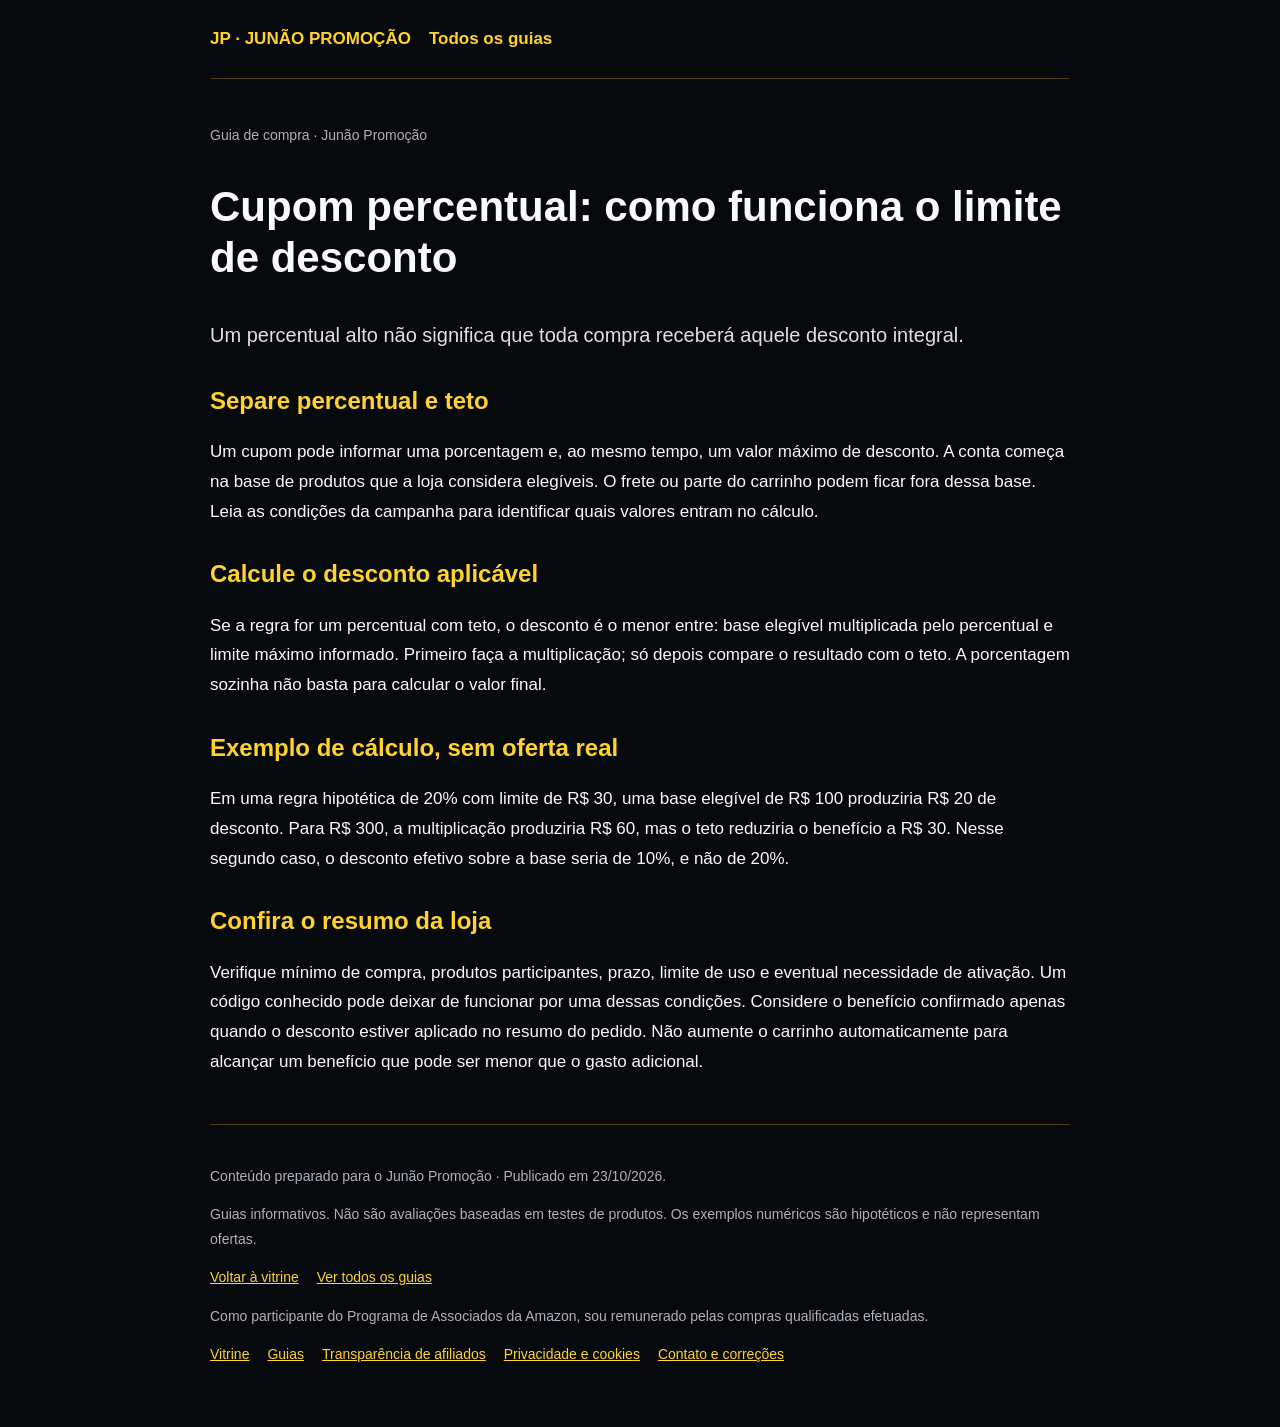
<file: guias/cupom-percentual-com-teto.html>
<!doctype html>
<html lang="pt-BR">
<head>
<meta charset="utf-8">
<meta name="viewport" content="width=device-width,initial-scale=1">
<title>Cupom percentual: como funciona o limite de desconto | Junão Promoção</title>
<meta name="description" content="Um percentual alto não significa que toda compra receberá aquele desconto integral.">
<link rel="stylesheet" href="/guias/estilo.css">
</head>
<body>
<header>
<nav>
<a href="/">JP · JUNÃO PROMOÇÃO</a>
<a href="/guias/">Todos os guias</a>
</nav>
</header>
<main>
<article>
<p class="meta">Guia de compra · Junão Promoção</p>
<h1>Cupom percentual: como funciona o limite de desconto</h1>
<p class="resumo">Um percentual alto não significa que toda compra receberá aquele desconto integral.</p>
<section>
<h2>Separe percentual e teto</h2>
<p>Um cupom pode informar uma porcentagem e, ao mesmo tempo, um valor máximo de desconto. A conta começa na base de produtos que a loja considera elegíveis. O frete ou parte do carrinho podem ficar fora dessa base. Leia as condições da campanha para identificar quais valores entram no cálculo.</p>
</section>
<section>
<h2>Calcule o desconto aplicável</h2>
<p>Se a regra for um percentual com teto, o desconto é o menor entre: base elegível multiplicada pelo percentual e limite máximo informado. Primeiro faça a multiplicação; só depois compare o resultado com o teto. A porcentagem sozinha não basta para calcular o valor final.</p>
</section>
<section>
<h2>Exemplo de cálculo, sem oferta real</h2>
<p>Em uma regra hipotética de 20% com limite de R$ 30, uma base elegível de R$ 100 produziria R$ 20 de desconto. Para R$ 300, a multiplicação produziria R$ 60, mas o teto reduziria o benefício a R$ 30. Nesse segundo caso, o desconto efetivo sobre a base seria de 10%, e não de 20%.</p>
</section>
<section>
<h2>Confira o resumo da loja</h2>
<p>Verifique mínimo de compra, produtos participantes, prazo, limite de uso e eventual necessidade de ativação. Um código conhecido pode deixar de funcionar por uma dessas condições. Considere o benefício confirmado apenas quando o desconto estiver aplicado no resumo do pedido. Não aumente o carrinho automaticamente para alcançar um benefício que pode ser menor que o gasto adicional.</p>
</section>
</article>
</main>
<footer>
<p>Conteúdo preparado para o Junão Promoção · Publicado em <time datetime="2026-10-23">23/10/2026</time>.</p>
<p>Guias informativos. Não são avaliações baseadas em testes de produtos. Os exemplos numéricos são hipotéticos e não representam ofertas.</p>
<nav>
<a href="/">Voltar à vitrine</a>
<a href="/guias/">Ver todos os guias</a>
</nav>
<p>Como participante do Programa de Associados da Amazon, sou remunerado pelas compras qualificadas efetuadas.</p>
<nav aria-label="Informações do site"><a href="/">Vitrine</a><a href="/guias/">Guias</a><a href="/transparencia/">Transparência de afiliados</a><a href="/privacidade/">Privacidade e cookies</a><a href="/contato/">Contato e correções</a></nav>
</footer>
</body>
</html>
</file>
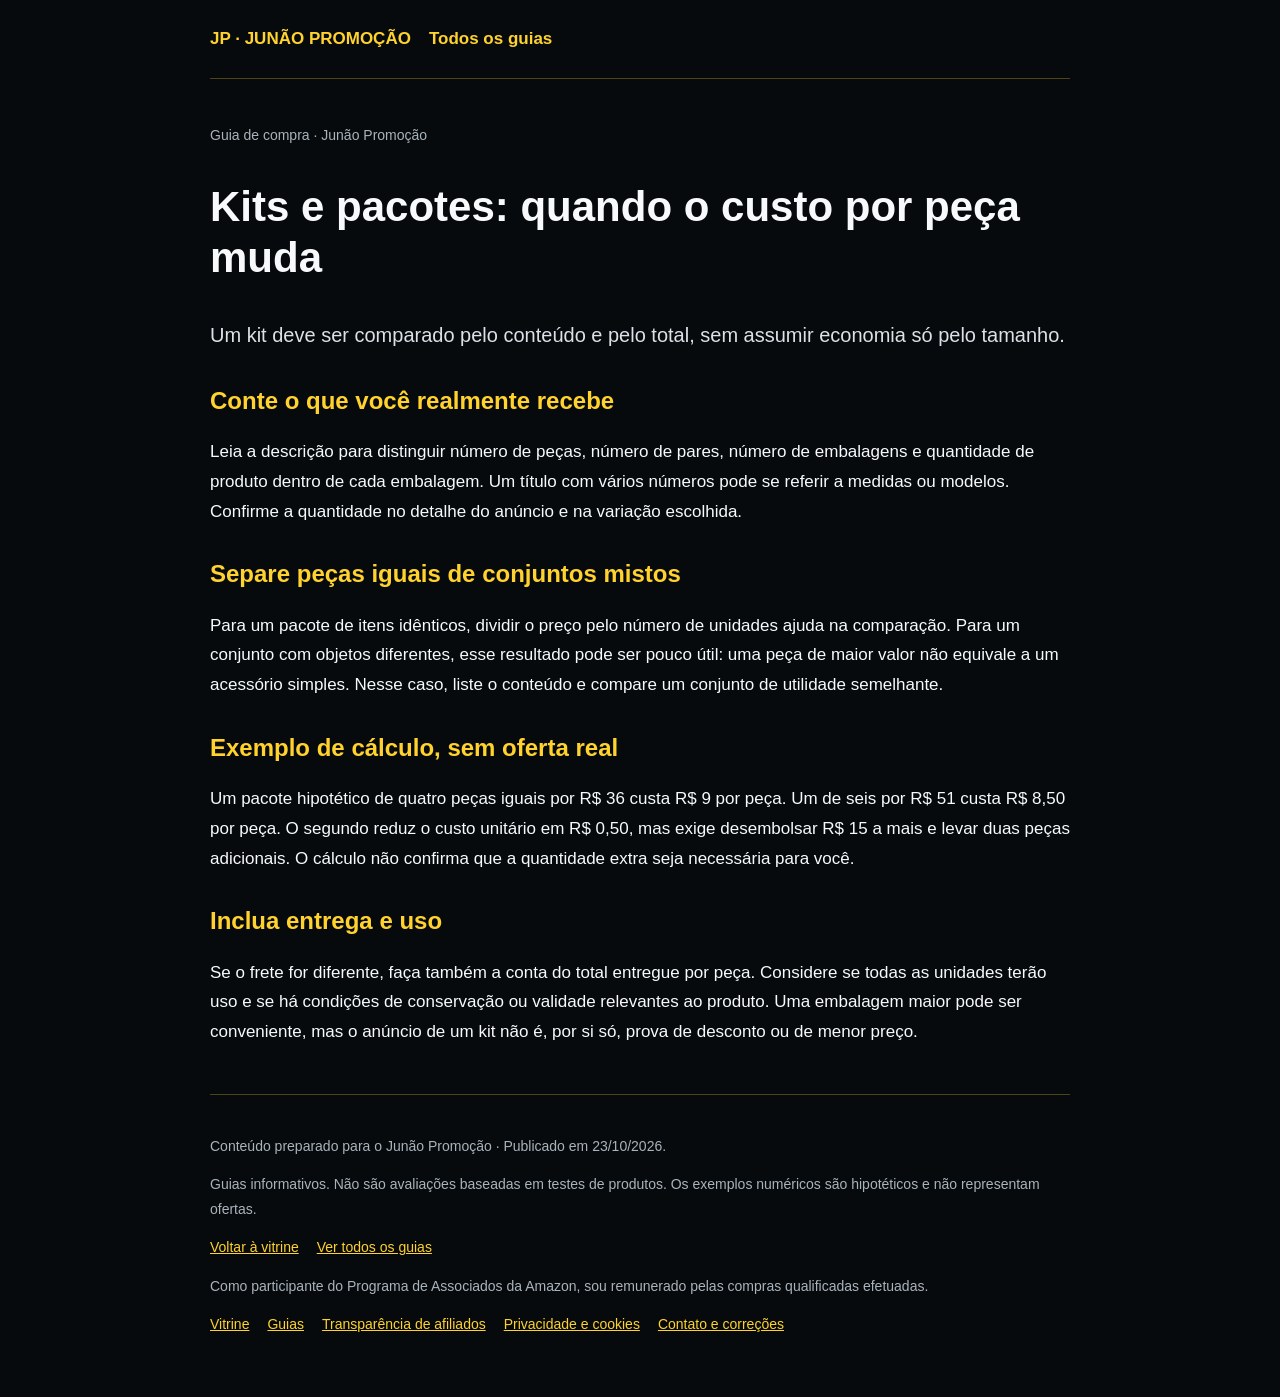
<file: guias/kits-e-quantidades.html>
<!doctype html>
<html lang="pt-BR">
<head>
<meta charset="utf-8">
<meta name="viewport" content="width=device-width,initial-scale=1">
<title>Kits e pacotes: quando o custo por peça muda | Junão Promoção</title>
<meta name="description" content="Um kit deve ser comparado pelo conteúdo e pelo total, sem assumir economia só pelo tamanho.">
<link rel="stylesheet" href="/guias/estilo.css">
</head>
<body>
<header>
<nav>
<a href="/">JP · JUNÃO PROMOÇÃO</a>
<a href="/guias/">Todos os guias</a>
</nav>
</header>
<main>
<article>
<p class="meta">Guia de compra · Junão Promoção</p>
<h1>Kits e pacotes: quando o custo por peça muda</h1>
<p class="resumo">Um kit deve ser comparado pelo conteúdo e pelo total, sem assumir economia só pelo tamanho.</p>
<section>
<h2>Conte o que você realmente recebe</h2>
<p>Leia a descrição para distinguir número de peças, número de pares, número de embalagens e quantidade de produto dentro de cada embalagem. Um título com vários números pode se referir a medidas ou modelos. Confirme a quantidade no detalhe do anúncio e na variação escolhida.</p>
</section>
<section>
<h2>Separe peças iguais de conjuntos mistos</h2>
<p>Para um pacote de itens idênticos, dividir o preço pelo número de unidades ajuda na comparação. Para um conjunto com objetos diferentes, esse resultado pode ser pouco útil: uma peça de maior valor não equivale a um acessório simples. Nesse caso, liste o conteúdo e compare um conjunto de utilidade semelhante.</p>
</section>
<section>
<h2>Exemplo de cálculo, sem oferta real</h2>
<p>Um pacote hipotético de quatro peças iguais por R$ 36 custa R$ 9 por peça. Um de seis por R$ 51 custa R$ 8,50 por peça. O segundo reduz o custo unitário em R$ 0,50, mas exige desembolsar R$ 15 a mais e levar duas peças adicionais. O cálculo não confirma que a quantidade extra seja necessária para você.</p>
</section>
<section>
<h2>Inclua entrega e uso</h2>
<p>Se o frete for diferente, faça também a conta do total entregue por peça. Considere se todas as unidades terão uso e se há condições de conservação ou validade relevantes ao produto. Uma embalagem maior pode ser conveniente, mas o anúncio de um kit não é, por si só, prova de desconto ou de menor preço.</p>
</section>
</article>
</main>
<footer>
<p>Conteúdo preparado para o Junão Promoção · Publicado em <time datetime="2026-10-23">23/10/2026</time>.</p>
<p>Guias informativos. Não são avaliações baseadas em testes de produtos. Os exemplos numéricos são hipotéticos e não representam ofertas.</p>
<nav>
<a href="/">Voltar à vitrine</a>
<a href="/guias/">Ver todos os guias</a>
</nav>
<p>Como participante do Programa de Associados da Amazon, sou remunerado pelas compras qualificadas efetuadas.</p>
<nav aria-label="Informações do site"><a href="/">Vitrine</a><a href="/guias/">Guias</a><a href="/transparencia/">Transparência de afiliados</a><a href="/privacidade/">Privacidade e cookies</a><a href="/contato/">Contato e correções</a></nav>
</footer>
</body>
</html>
</file>
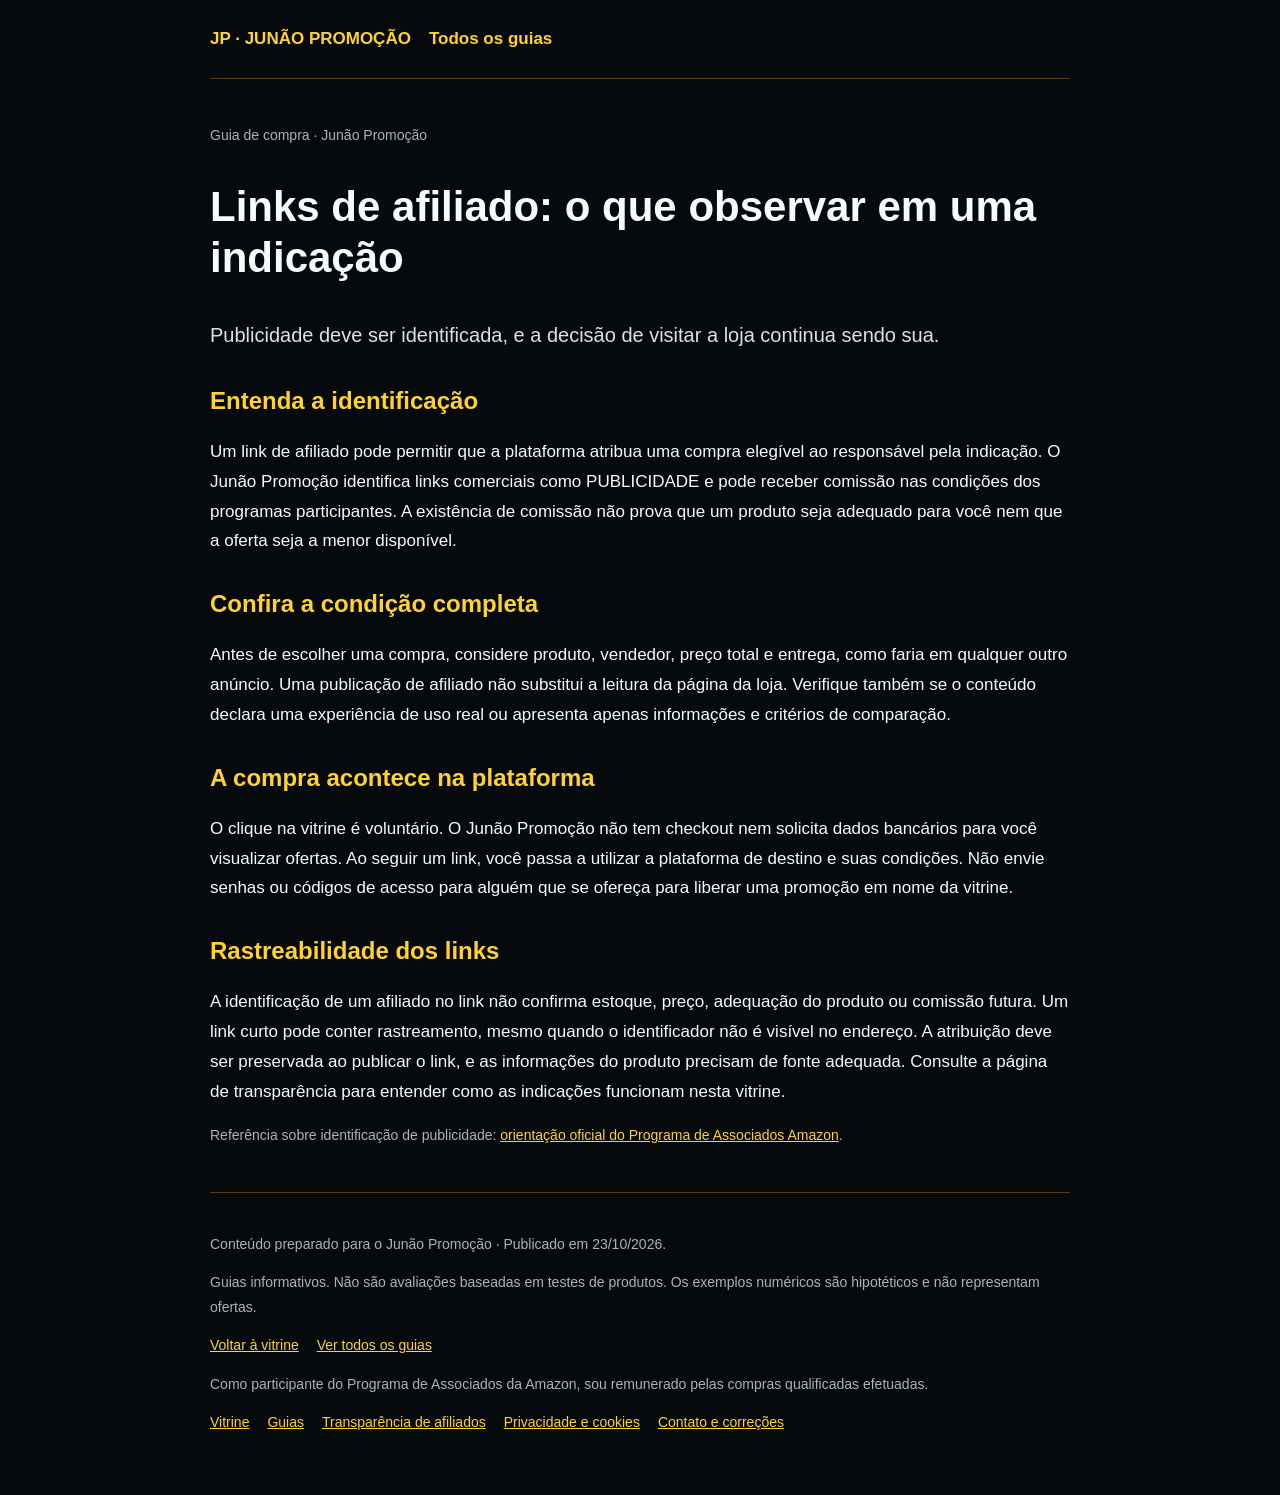
<file: guias/links-de-afiliado.html>
<!doctype html>
<html lang="pt-BR">
<head>
<meta charset="utf-8">
<meta name="viewport" content="width=device-width,initial-scale=1">
<title>Links de afiliado: o que observar em uma indicação | Junão Promoção</title>
<meta name="description" content="Publicidade deve ser identificada, e a decisão de visitar a loja continua sendo sua.">
<link rel="stylesheet" href="/guias/estilo.css">
</head>
<body>
<header>
<nav>
<a href="/">JP · JUNÃO PROMOÇÃO</a>
<a href="/guias/">Todos os guias</a>
</nav>
</header>
<main>
<article>
<p class="meta">Guia de compra · Junão Promoção</p>
<h1>Links de afiliado: o que observar em uma indicação</h1>
<p class="resumo">Publicidade deve ser identificada, e a decisão de visitar a loja continua sendo sua.</p>
<section>
<h2>Entenda a identificação</h2>
<p>Um link de afiliado pode permitir que a plataforma atribua uma compra elegível ao responsável pela indicação. O Junão Promoção identifica links comerciais como PUBLICIDADE e pode receber comissão nas condições dos programas participantes. A existência de comissão não prova que um produto seja adequado para você nem que a oferta seja a menor disponível.</p>
</section>
<section>
<h2>Confira a condição completa</h2>
<p>Antes de escolher uma compra, considere produto, vendedor, preço total e entrega, como faria em qualquer outro anúncio. Uma publicação de afiliado não substitui a leitura da página da loja. Verifique também se o conteúdo declara uma experiência de uso real ou apresenta apenas informações e critérios de comparação.</p>
</section>
<section>
<h2>A compra acontece na plataforma</h2>
<p>O clique na vitrine é voluntário. O Junão Promoção não tem checkout nem solicita dados bancários para você visualizar ofertas. Ao seguir um link, você passa a utilizar a plataforma de destino e suas condições. Não envie senhas ou códigos de acesso para alguém que se ofereça para liberar uma promoção em nome da vitrine.</p>
</section>
<section>
<h2>Rastreabilidade dos links</h2>
<p>A identificação de um afiliado no link não confirma estoque, preço, adequação do produto ou comissão futura. Um link curto pode conter rastreamento, mesmo quando o identificador não é visível no endereço. A atribuição deve ser preservada ao publicar o link, e as informações do produto precisam de fonte adequada. Consulte a página de transparência para entender como as indicações funcionam nesta vitrine.</p>
</section>
<p class="meta">Referência sobre identificação de publicidade: <a href="https://associados.amazon.com.br/help/node/topic/GPXFHVYZMTGPUMPE" rel="noopener noreferrer">orientação oficial do Programa de Associados Amazon</a>.</p>
</article>
</main>
<footer>
<p>Conteúdo preparado para o Junão Promoção · Publicado em <time datetime="2026-10-23">23/10/2026</time>.</p>
<p>Guias informativos. Não são avaliações baseadas em testes de produtos. Os exemplos numéricos são hipotéticos e não representam ofertas.</p>
<nav>
<a href="/">Voltar à vitrine</a>
<a href="/guias/">Ver todos os guias</a>
</nav>
<p>Como participante do Programa de Associados da Amazon, sou remunerado pelas compras qualificadas efetuadas.</p>
<nav aria-label="Informações do site"><a href="/">Vitrine</a><a href="/guias/">Guias</a><a href="/transparencia/">Transparência de afiliados</a><a href="/privacidade/">Privacidade e cookies</a><a href="/contato/">Contato e correções</a></nav>
</footer>
</body>
</html>
</file>
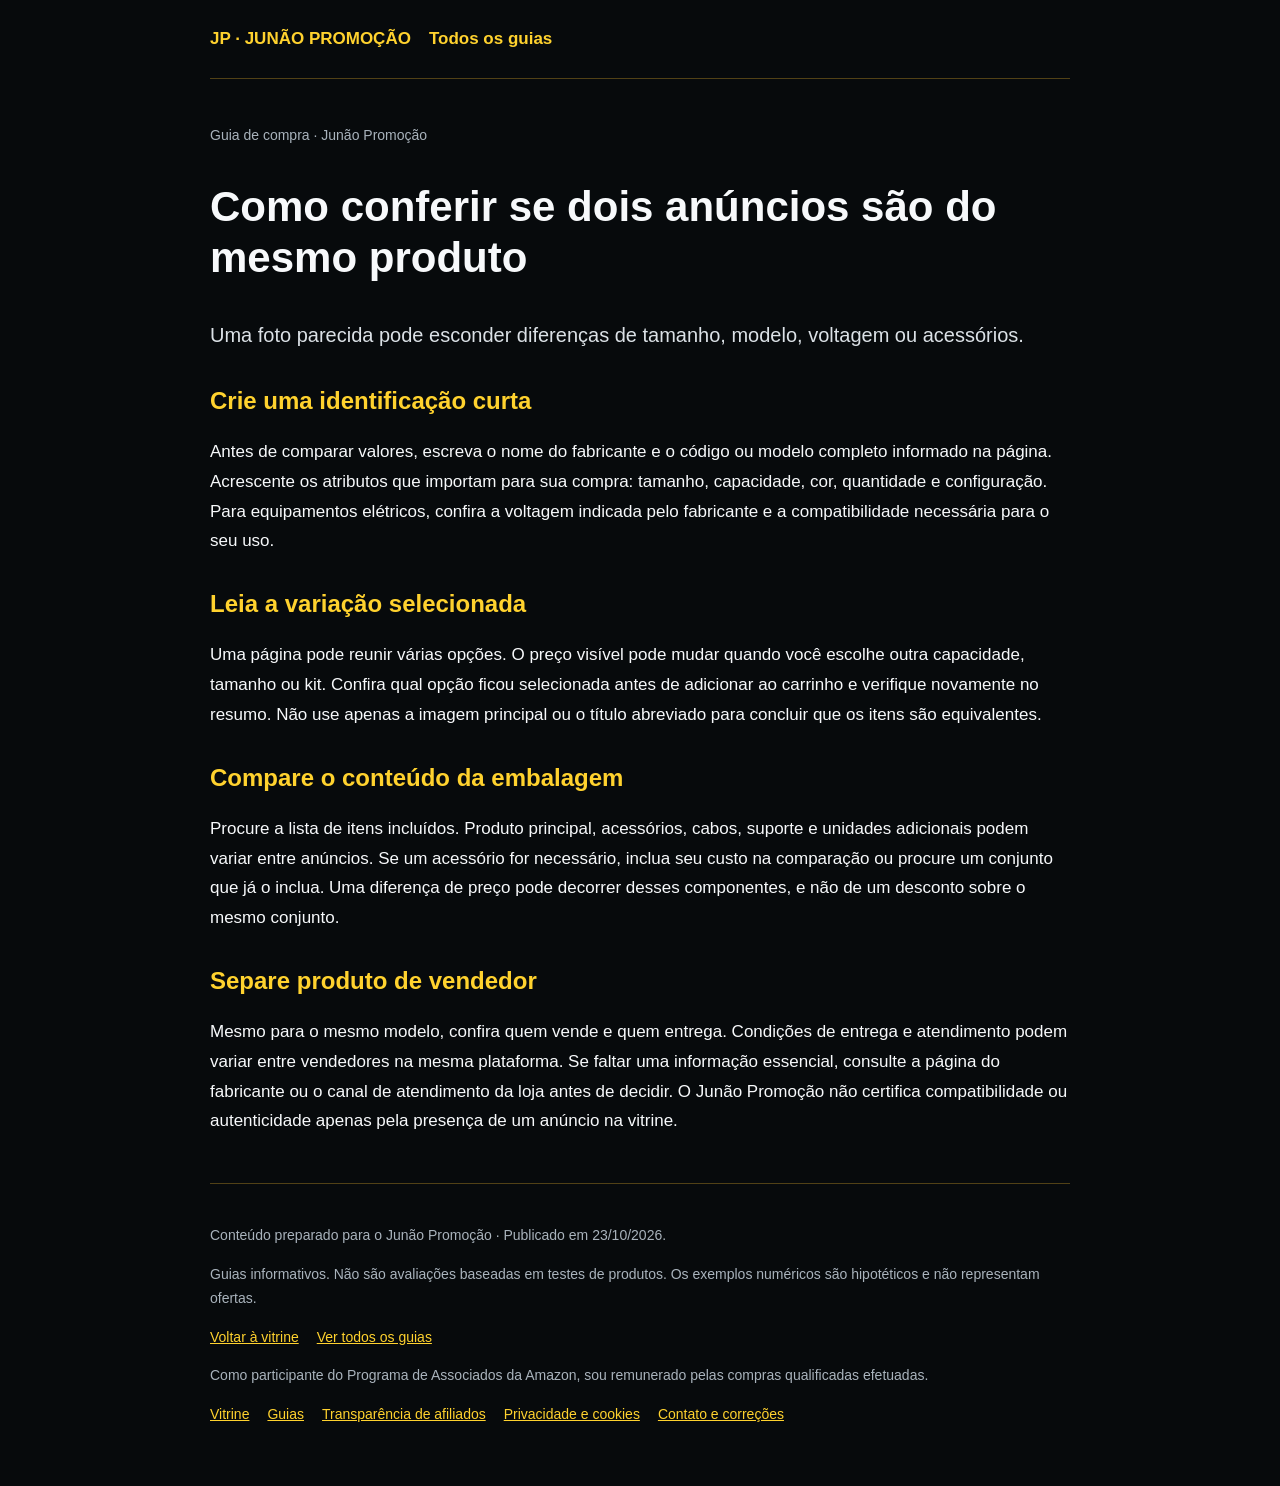
<file: guias/mesmo-produto-variacoes.html>
<!doctype html>
<html lang="pt-BR">
<head>
<meta charset="utf-8">
<meta name="viewport" content="width=device-width,initial-scale=1">
<title>Como conferir se dois anúncios são do mesmo produto | Junão Promoção</title>
<meta name="description" content="Uma foto parecida pode esconder diferenças de tamanho, modelo, voltagem ou acessórios.">
<link rel="stylesheet" href="/guias/estilo.css">
</head>
<body>
<header>
<nav>
<a href="/">JP · JUNÃO PROMOÇÃO</a>
<a href="/guias/">Todos os guias</a>
</nav>
</header>
<main>
<article>
<p class="meta">Guia de compra · Junão Promoção</p>
<h1>Como conferir se dois anúncios são do mesmo produto</h1>
<p class="resumo">Uma foto parecida pode esconder diferenças de tamanho, modelo, voltagem ou acessórios.</p>
<section>
<h2>Crie uma identificação curta</h2>
<p>Antes de comparar valores, escreva o nome do fabricante e o código ou modelo completo informado na página. Acrescente os atributos que importam para sua compra: tamanho, capacidade, cor, quantidade e configuração. Para equipamentos elétricos, confira a voltagem indicada pelo fabricante e a compatibilidade necessária para o seu uso.</p>
</section>
<section>
<h2>Leia a variação selecionada</h2>
<p>Uma página pode reunir várias opções. O preço visível pode mudar quando você escolhe outra capacidade, tamanho ou kit. Confira qual opção ficou selecionada antes de adicionar ao carrinho e verifique novamente no resumo. Não use apenas a imagem principal ou o título abreviado para concluir que os itens são equivalentes.</p>
</section>
<section>
<h2>Compare o conteúdo da embalagem</h2>
<p>Procure a lista de itens incluídos. Produto principal, acessórios, cabos, suporte e unidades adicionais podem variar entre anúncios. Se um acessório for necessário, inclua seu custo na comparação ou procure um conjunto que já o inclua. Uma diferença de preço pode decorrer desses componentes, e não de um desconto sobre o mesmo conjunto.</p>
</section>
<section>
<h2>Separe produto de vendedor</h2>
<p>Mesmo para o mesmo modelo, confira quem vende e quem entrega. Condições de entrega e atendimento podem variar entre vendedores na mesma plataforma. Se faltar uma informação essencial, consulte a página do fabricante ou o canal de atendimento da loja antes de decidir. O Junão Promoção não certifica compatibilidade ou autenticidade apenas pela presença de um anúncio na vitrine.</p>
</section>
</article>
</main>
<footer>
<p>Conteúdo preparado para o Junão Promoção · Publicado em <time datetime="2026-10-23">23/10/2026</time>.</p>
<p>Guias informativos. Não são avaliações baseadas em testes de produtos. Os exemplos numéricos são hipotéticos e não representam ofertas.</p>
<nav>
<a href="/">Voltar à vitrine</a>
<a href="/guias/">Ver todos os guias</a>
</nav>
<p>Como participante do Programa de Associados da Amazon, sou remunerado pelas compras qualificadas efetuadas.</p>
<nav aria-label="Informações do site"><a href="/">Vitrine</a><a href="/guias/">Guias</a><a href="/transparencia/">Transparência de afiliados</a><a href="/privacidade/">Privacidade e cookies</a><a href="/contato/">Contato e correções</a></nav>
</footer>
</body>
</html>
</file>
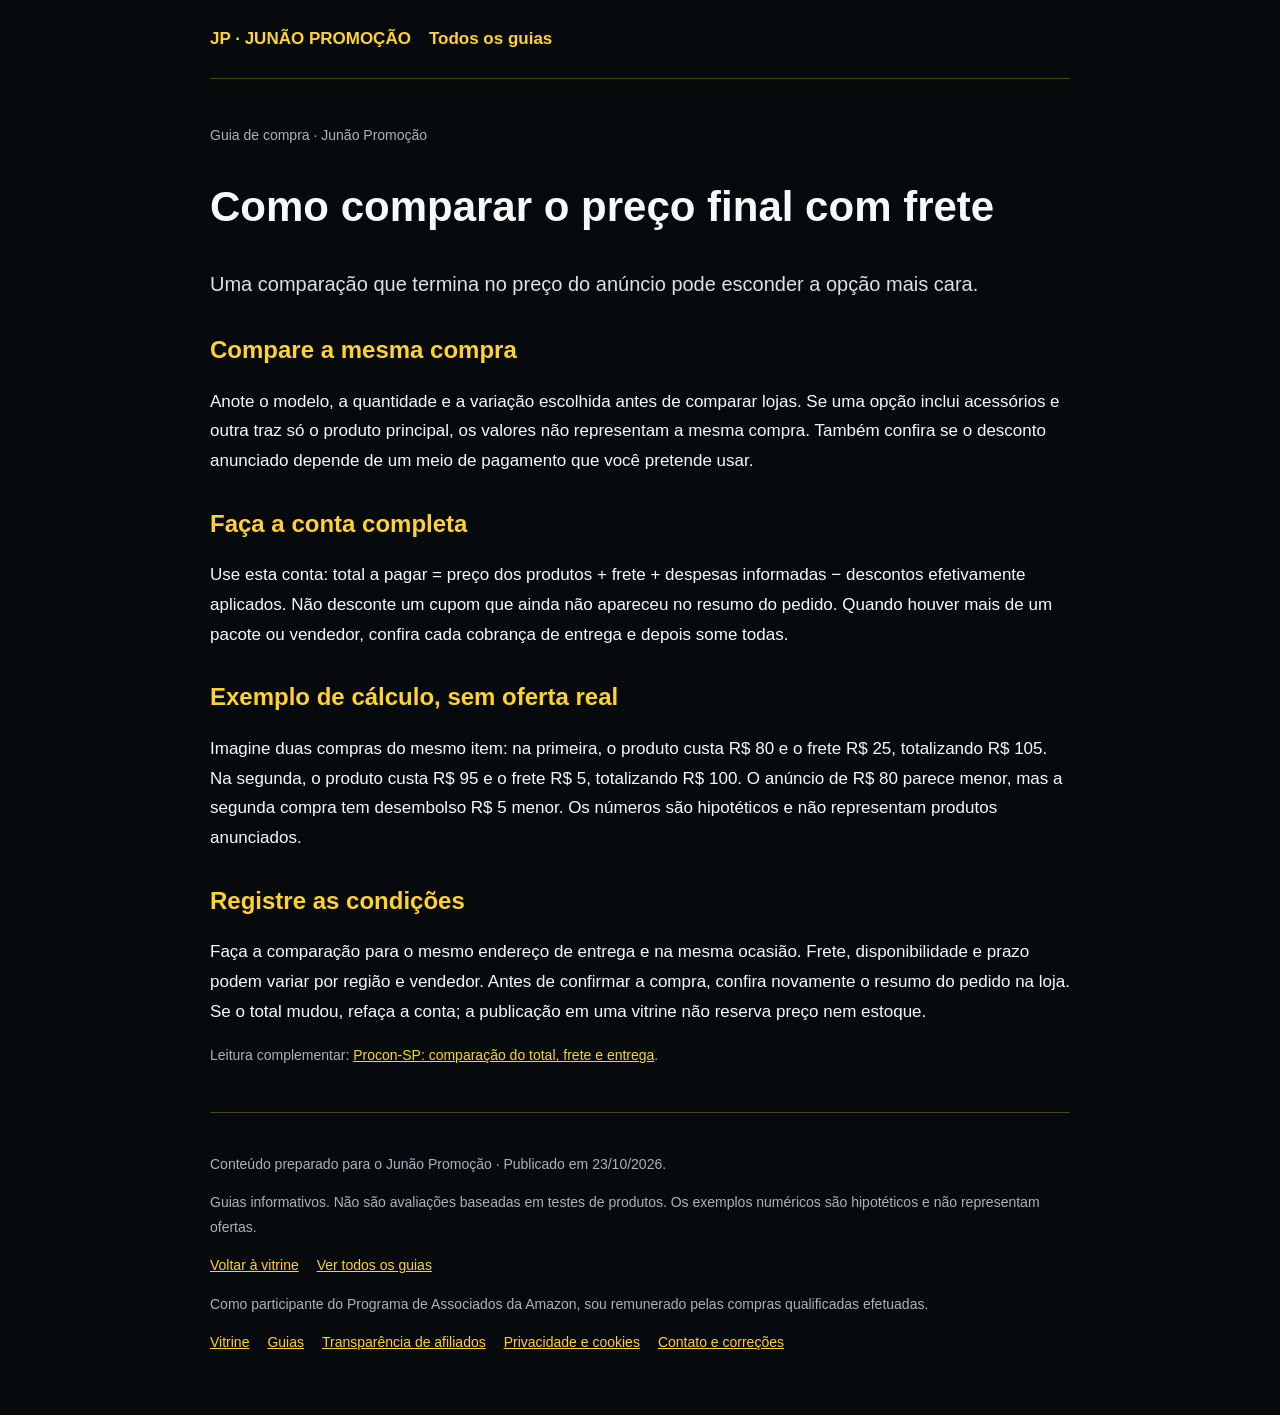
<file: guias/preco-final-com-frete.html>
<!doctype html>
<html lang="pt-BR">
<head>
<meta charset="utf-8">
<meta name="viewport" content="width=device-width,initial-scale=1">
<title>Como comparar o preço final com frete | Junão Promoção</title>
<meta name="description" content="Uma comparação que termina no preço do anúncio pode esconder a opção mais cara.">
<link rel="stylesheet" href="/guias/estilo.css">
</head>
<body>
<header>
<nav>
<a href="/">JP · JUNÃO PROMOÇÃO</a>
<a href="/guias/">Todos os guias</a>
</nav>
</header>
<main>
<article>
<p class="meta">Guia de compra · Junão Promoção</p>
<h1>Como comparar o preço final com frete</h1>
<p class="resumo">Uma comparação que termina no preço do anúncio pode esconder a opção mais cara.</p>
<section>
<h2>Compare a mesma compra</h2>
<p>Anote o modelo, a quantidade e a variação escolhida antes de comparar lojas. Se uma opção inclui acessórios e outra traz só o produto principal, os valores não representam a mesma compra. Também confira se o desconto anunciado depende de um meio de pagamento que você pretende usar.</p>
</section>
<section>
<h2>Faça a conta completa</h2>
<p>Use esta conta: total a pagar = preço dos produtos + frete + despesas informadas − descontos efetivamente aplicados. Não desconte um cupom que ainda não apareceu no resumo do pedido. Quando houver mais de um pacote ou vendedor, confira cada cobrança de entrega e depois some todas.</p>
</section>
<section>
<h2>Exemplo de cálculo, sem oferta real</h2>
<p>Imagine duas compras do mesmo item: na primeira, o produto custa R$ 80 e o frete R$ 25, totalizando R$ 105. Na segunda, o produto custa R$ 95 e o frete R$ 5, totalizando R$ 100. O anúncio de R$ 80 parece menor, mas a segunda compra tem desembolso R$ 5 menor. Os números são hipotéticos e não representam produtos anunciados.</p>
</section>
<section>
<h2>Registre as condições</h2>
<p>Faça a comparação para o mesmo endereço de entrega e na mesma ocasião. Frete, disponibilidade e prazo podem variar por região e vendedor. Antes de confirmar a compra, confira novamente o resumo do pedido na loja. Se o total mudou, refaça a conta; a publicação em uma vitrine não reserva preço nem estoque.</p>
</section>
<p class="meta">Leitura complementar: <a href="https://www.procon.sp.gov.br/dia-dos-pais-procon-sp-orienta-consumidores/" rel="noopener noreferrer">Procon-SP: comparação do total, frete e entrega</a>.</p>
</article>
</main>
<footer>
<p>Conteúdo preparado para o Junão Promoção · Publicado em <time datetime="2026-10-23">23/10/2026</time>.</p>
<p>Guias informativos. Não são avaliações baseadas em testes de produtos. Os exemplos numéricos são hipotéticos e não representam ofertas.</p>
<nav>
<a href="/">Voltar à vitrine</a>
<a href="/guias/">Ver todos os guias</a>
</nav>
<p>Como participante do Programa de Associados da Amazon, sou remunerado pelas compras qualificadas efetuadas.</p>
<nav aria-label="Informações do site"><a href="/">Vitrine</a><a href="/guias/">Guias</a><a href="/transparencia/">Transparência de afiliados</a><a href="/privacidade/">Privacidade e cookies</a><a href="/contato/">Contato e correções</a></nav>
</footer>
</body>
</html>
</file>
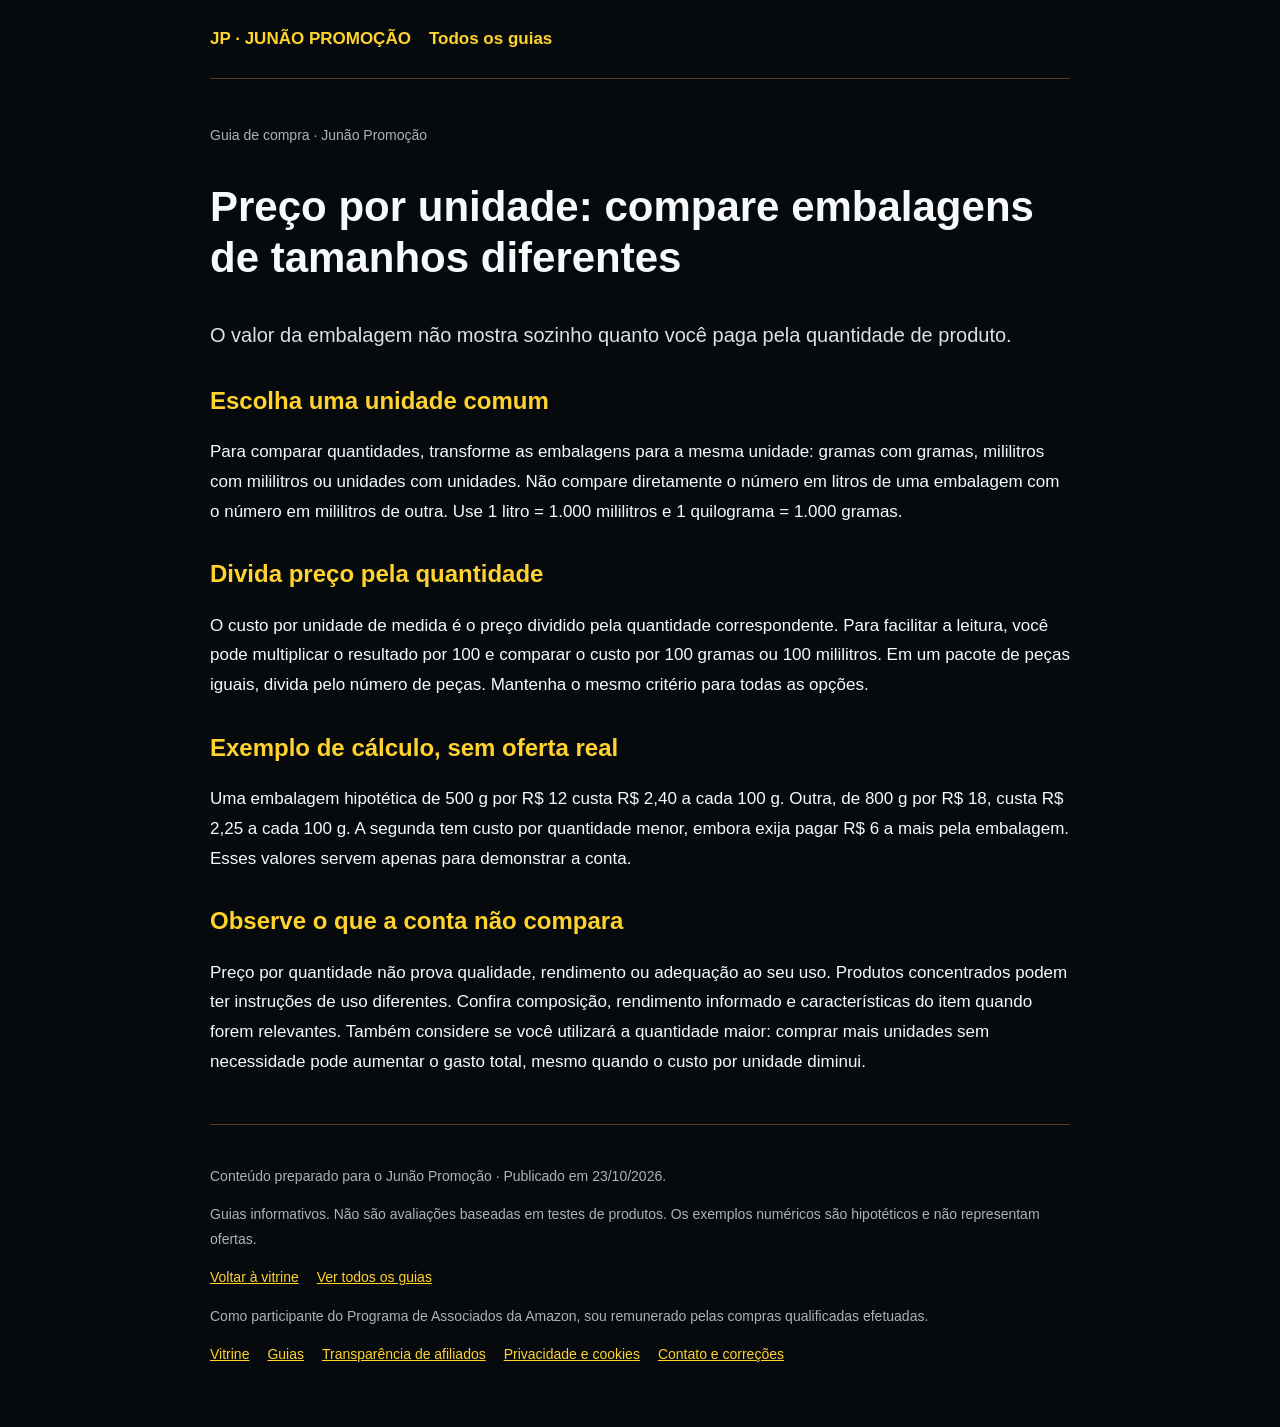
<file: guias/preco-por-unidade.html>
<!doctype html>
<html lang="pt-BR">
<head>
<meta charset="utf-8">
<meta name="viewport" content="width=device-width,initial-scale=1">
<title>Preço por unidade: compare embalagens de tamanhos diferentes | Junão Promoção</title>
<meta name="description" content="O valor da embalagem não mostra sozinho quanto você paga pela quantidade de produto.">
<link rel="stylesheet" href="/guias/estilo.css">
</head>
<body>
<header>
<nav>
<a href="/">JP · JUNÃO PROMOÇÃO</a>
<a href="/guias/">Todos os guias</a>
</nav>
</header>
<main>
<article>
<p class="meta">Guia de compra · Junão Promoção</p>
<h1>Preço por unidade: compare embalagens de tamanhos diferentes</h1>
<p class="resumo">O valor da embalagem não mostra sozinho quanto você paga pela quantidade de produto.</p>
<section>
<h2>Escolha uma unidade comum</h2>
<p>Para comparar quantidades, transforme as embalagens para a mesma unidade: gramas com gramas, mililitros com mililitros ou unidades com unidades. Não compare diretamente o número em litros de uma embalagem com o número em mililitros de outra. Use 1 litro = 1.000 mililitros e 1 quilograma = 1.000 gramas.</p>
</section>
<section>
<h2>Divida preço pela quantidade</h2>
<p>O custo por unidade de medida é o preço dividido pela quantidade correspondente. Para facilitar a leitura, você pode multiplicar o resultado por 100 e comparar o custo por 100 gramas ou 100 mililitros. Em um pacote de peças iguais, divida pelo número de peças. Mantenha o mesmo critério para todas as opções.</p>
</section>
<section>
<h2>Exemplo de cálculo, sem oferta real</h2>
<p>Uma embalagem hipotética de 500 g por R$ 12 custa R$ 2,40 a cada 100 g. Outra, de 800 g por R$ 18, custa R$ 2,25 a cada 100 g. A segunda tem custo por quantidade menor, embora exija pagar R$ 6 a mais pela embalagem. Esses valores servem apenas para demonstrar a conta.</p>
</section>
<section>
<h2>Observe o que a conta não compara</h2>
<p>Preço por quantidade não prova qualidade, rendimento ou adequação ao seu uso. Produtos concentrados podem ter instruções de uso diferentes. Confira composição, rendimento informado e características do item quando forem relevantes. Também considere se você utilizará a quantidade maior: comprar mais unidades sem necessidade pode aumentar o gasto total, mesmo quando o custo por unidade diminui.</p>
</section>
</article>
</main>
<footer>
<p>Conteúdo preparado para o Junão Promoção · Publicado em <time datetime="2026-10-23">23/10/2026</time>.</p>
<p>Guias informativos. Não são avaliações baseadas em testes de produtos. Os exemplos numéricos são hipotéticos e não representam ofertas.</p>
<nav>
<a href="/">Voltar à vitrine</a>
<a href="/guias/">Ver todos os guias</a>
</nav>
<p>Como participante do Programa de Associados da Amazon, sou remunerado pelas compras qualificadas efetuadas.</p>
<nav aria-label="Informações do site"><a href="/">Vitrine</a><a href="/guias/">Guias</a><a href="/transparencia/">Transparência de afiliados</a><a href="/privacidade/">Privacidade e cookies</a><a href="/contato/">Contato e correções</a></nav>
</footer>
</body>
</html>
</file>
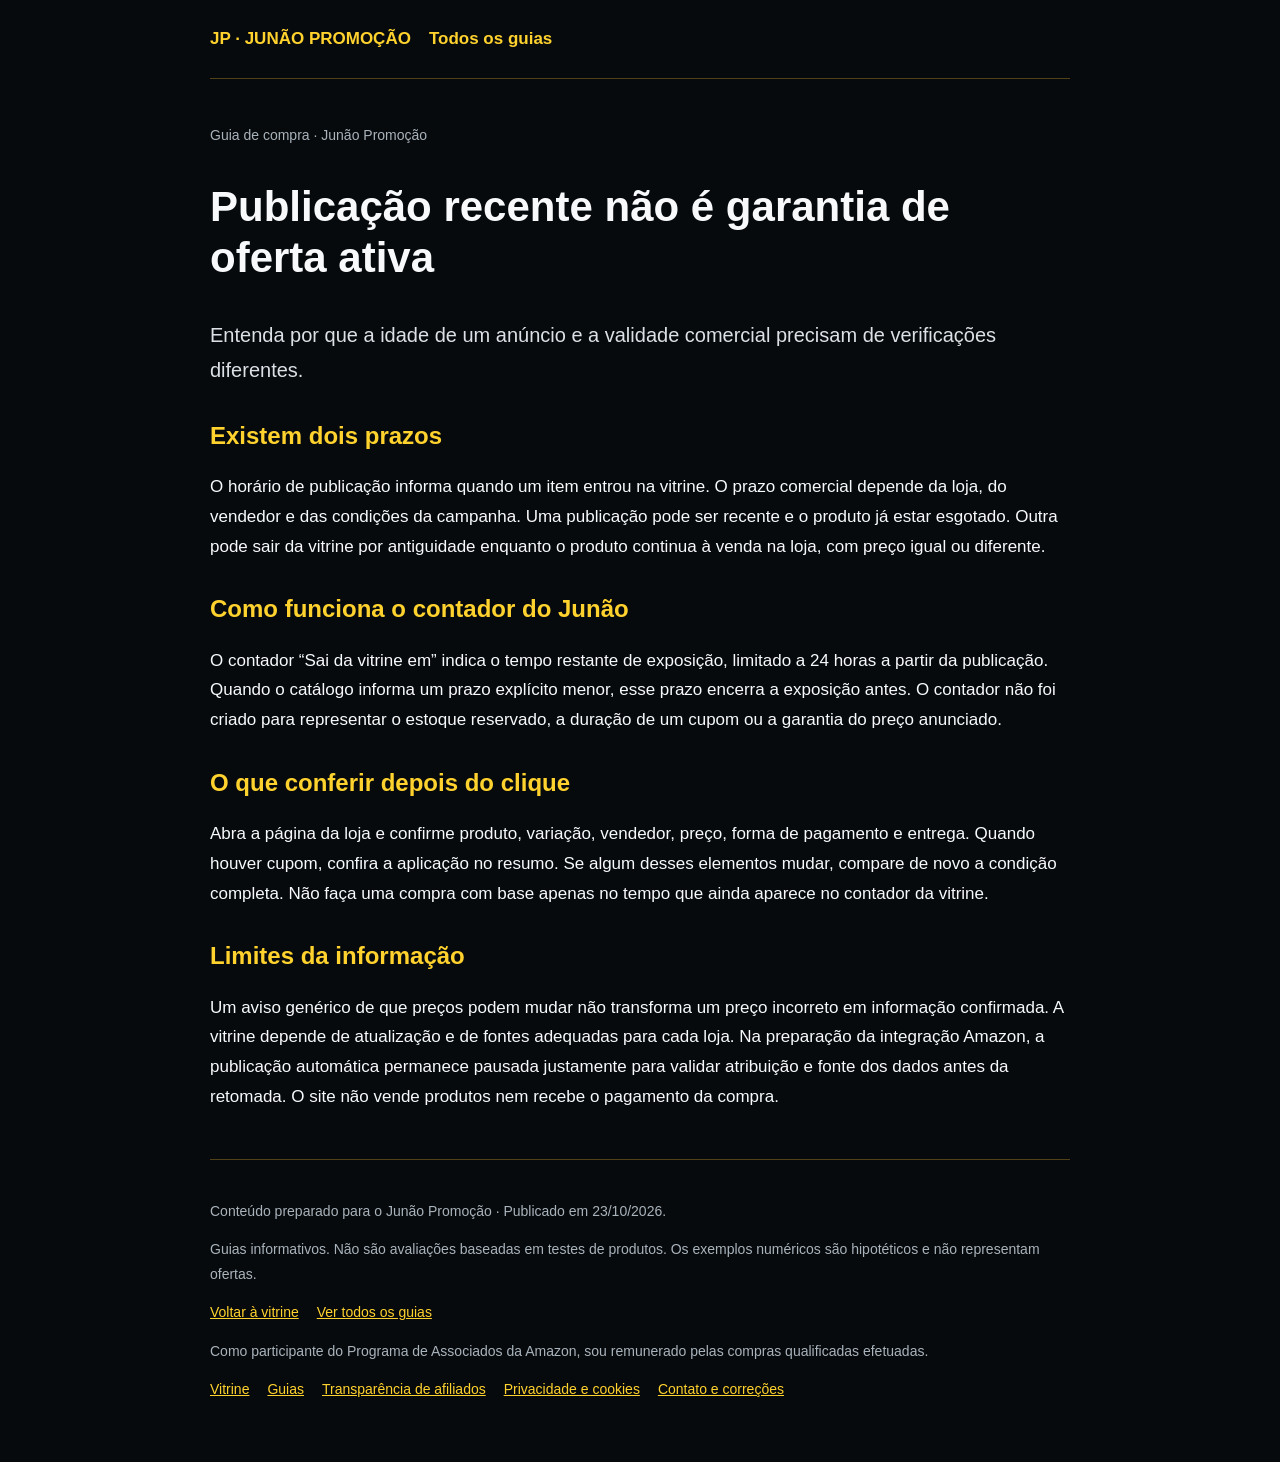
<file: guias/publicacao-e-validade.html>
<!doctype html>
<html lang="pt-BR">
<head>
<meta charset="utf-8">
<meta name="viewport" content="width=device-width,initial-scale=1">
<title>Publicação recente não é garantia de oferta ativa | Junão Promoção</title>
<meta name="description" content="Entenda por que a idade de um anúncio e a validade comercial precisam de verificações diferentes.">
<link rel="stylesheet" href="/guias/estilo.css">
</head>
<body>
<header>
<nav>
<a href="/">JP · JUNÃO PROMOÇÃO</a>
<a href="/guias/">Todos os guias</a>
</nav>
</header>
<main>
<article>
<p class="meta">Guia de compra · Junão Promoção</p>
<h1>Publicação recente não é garantia de oferta ativa</h1>
<p class="resumo">Entenda por que a idade de um anúncio e a validade comercial precisam de verificações diferentes.</p>
<section>
<h2>Existem dois prazos</h2>
<p>O horário de publicação informa quando um item entrou na vitrine. O prazo comercial depende da loja, do vendedor e das condições da campanha. Uma publicação pode ser recente e o produto já estar esgotado. Outra pode sair da vitrine por antiguidade enquanto o produto continua à venda na loja, com preço igual ou diferente.</p>
</section>
<section>
<h2>Como funciona o contador do Junão</h2>
<p>O contador “Sai da vitrine em” indica o tempo restante de exposição, limitado a 24 horas a partir da publicação. Quando o catálogo informa um prazo explícito menor, esse prazo encerra a exposição antes. O contador não foi criado para representar o estoque reservado, a duração de um cupom ou a garantia do preço anunciado.</p>
</section>
<section>
<h2>O que conferir depois do clique</h2>
<p>Abra a página da loja e confirme produto, variação, vendedor, preço, forma de pagamento e entrega. Quando houver cupom, confira a aplicação no resumo. Se algum desses elementos mudar, compare de novo a condição completa. Não faça uma compra com base apenas no tempo que ainda aparece no contador da vitrine.</p>
</section>
<section>
<h2>Limites da informação</h2>
<p>Um aviso genérico de que preços podem mudar não transforma um preço incorreto em informação confirmada. A vitrine depende de atualização e de fontes adequadas para cada loja. Na preparação da integração Amazon, a publicação automática permanece pausada justamente para validar atribuição e fonte dos dados antes da retomada. O site não vende produtos nem recebe o pagamento da compra.</p>
</section>
</article>
</main>
<footer>
<p>Conteúdo preparado para o Junão Promoção · Publicado em <time datetime="2026-10-23">23/10/2026</time>.</p>
<p>Guias informativos. Não são avaliações baseadas em testes de produtos. Os exemplos numéricos são hipotéticos e não representam ofertas.</p>
<nav>
<a href="/">Voltar à vitrine</a>
<a href="/guias/">Ver todos os guias</a>
</nav>
<p>Como participante do Programa de Associados da Amazon, sou remunerado pelas compras qualificadas efetuadas.</p>
<nav aria-label="Informações do site"><a href="/">Vitrine</a><a href="/guias/">Guias</a><a href="/transparencia/">Transparência de afiliados</a><a href="/privacidade/">Privacidade e cookies</a><a href="/contato/">Contato e correções</a></nav>
</footer>
</body>
</html>
</file>
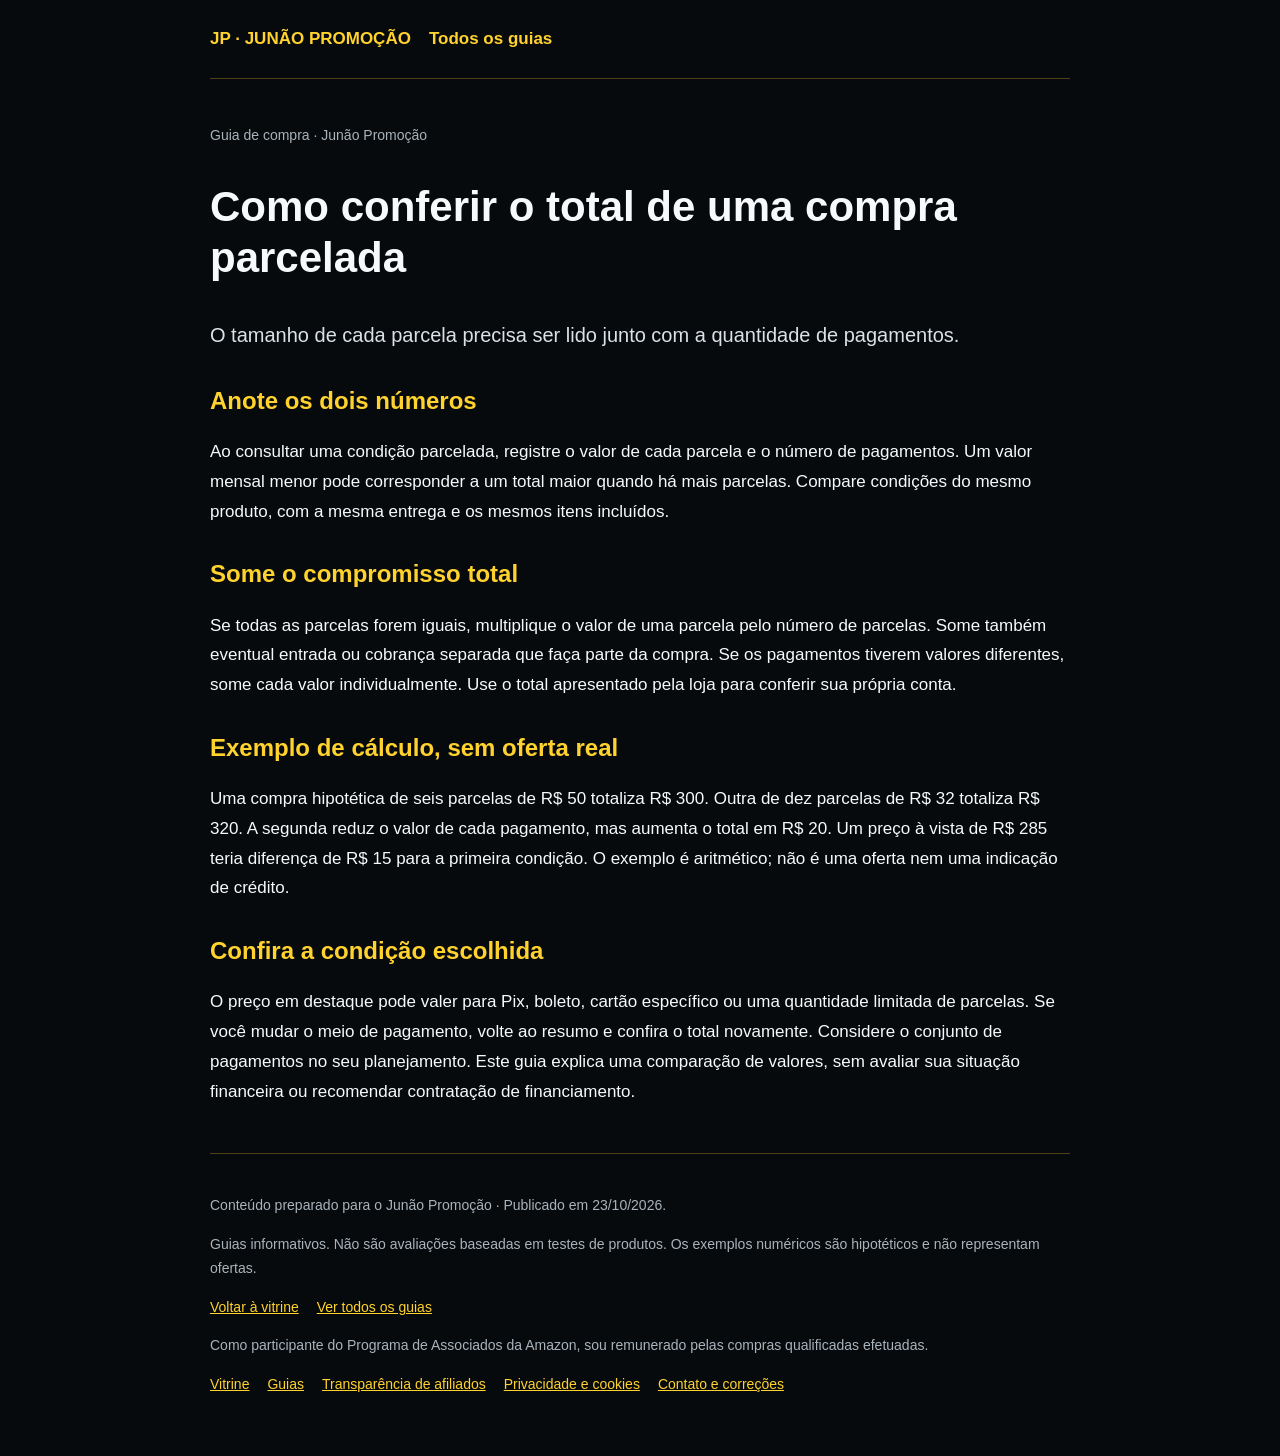
<file: guias/soma-das-parcelas.html>
<!doctype html>
<html lang="pt-BR">
<head>
<meta charset="utf-8">
<meta name="viewport" content="width=device-width,initial-scale=1">
<title>Como conferir o total de uma compra parcelada | Junão Promoção</title>
<meta name="description" content="O tamanho de cada parcela precisa ser lido junto com a quantidade de pagamentos.">
<link rel="stylesheet" href="/guias/estilo.css">
</head>
<body>
<header>
<nav>
<a href="/">JP · JUNÃO PROMOÇÃO</a>
<a href="/guias/">Todos os guias</a>
</nav>
</header>
<main>
<article>
<p class="meta">Guia de compra · Junão Promoção</p>
<h1>Como conferir o total de uma compra parcelada</h1>
<p class="resumo">O tamanho de cada parcela precisa ser lido junto com a quantidade de pagamentos.</p>
<section>
<h2>Anote os dois números</h2>
<p>Ao consultar uma condição parcelada, registre o valor de cada parcela e o número de pagamentos. Um valor mensal menor pode corresponder a um total maior quando há mais parcelas. Compare condições do mesmo produto, com a mesma entrega e os mesmos itens incluídos.</p>
</section>
<section>
<h2>Some o compromisso total</h2>
<p>Se todas as parcelas forem iguais, multiplique o valor de uma parcela pelo número de parcelas. Some também eventual entrada ou cobrança separada que faça parte da compra. Se os pagamentos tiverem valores diferentes, some cada valor individualmente. Use o total apresentado pela loja para conferir sua própria conta.</p>
</section>
<section>
<h2>Exemplo de cálculo, sem oferta real</h2>
<p>Uma compra hipotética de seis parcelas de R$ 50 totaliza R$ 300. Outra de dez parcelas de R$ 32 totaliza R$ 320. A segunda reduz o valor de cada pagamento, mas aumenta o total em R$ 20. Um preço à vista de R$ 285 teria diferença de R$ 15 para a primeira condição. O exemplo é aritmético; não é uma oferta nem uma indicação de crédito.</p>
</section>
<section>
<h2>Confira a condição escolhida</h2>
<p>O preço em destaque pode valer para Pix, boleto, cartão específico ou uma quantidade limitada de parcelas. Se você mudar o meio de pagamento, volte ao resumo e confira o total novamente. Considere o conjunto de pagamentos no seu planejamento. Este guia explica uma comparação de valores, sem avaliar sua situação financeira ou recomendar contratação de financiamento.</p>
</section>
</article>
</main>
<footer>
<p>Conteúdo preparado para o Junão Promoção · Publicado em <time datetime="2026-10-23">23/10/2026</time>.</p>
<p>Guias informativos. Não são avaliações baseadas em testes de produtos. Os exemplos numéricos são hipotéticos e não representam ofertas.</p>
<nav>
<a href="/">Voltar à vitrine</a>
<a href="/guias/">Ver todos os guias</a>
</nav>
<p>Como participante do Programa de Associados da Amazon, sou remunerado pelas compras qualificadas efetuadas.</p>
<nav aria-label="Informações do site"><a href="/">Vitrine</a><a href="/guias/">Guias</a><a href="/transparencia/">Transparência de afiliados</a><a href="/privacidade/">Privacidade e cookies</a><a href="/contato/">Contato e correções</a></nav>
</footer>
</body>
</html>
</file>
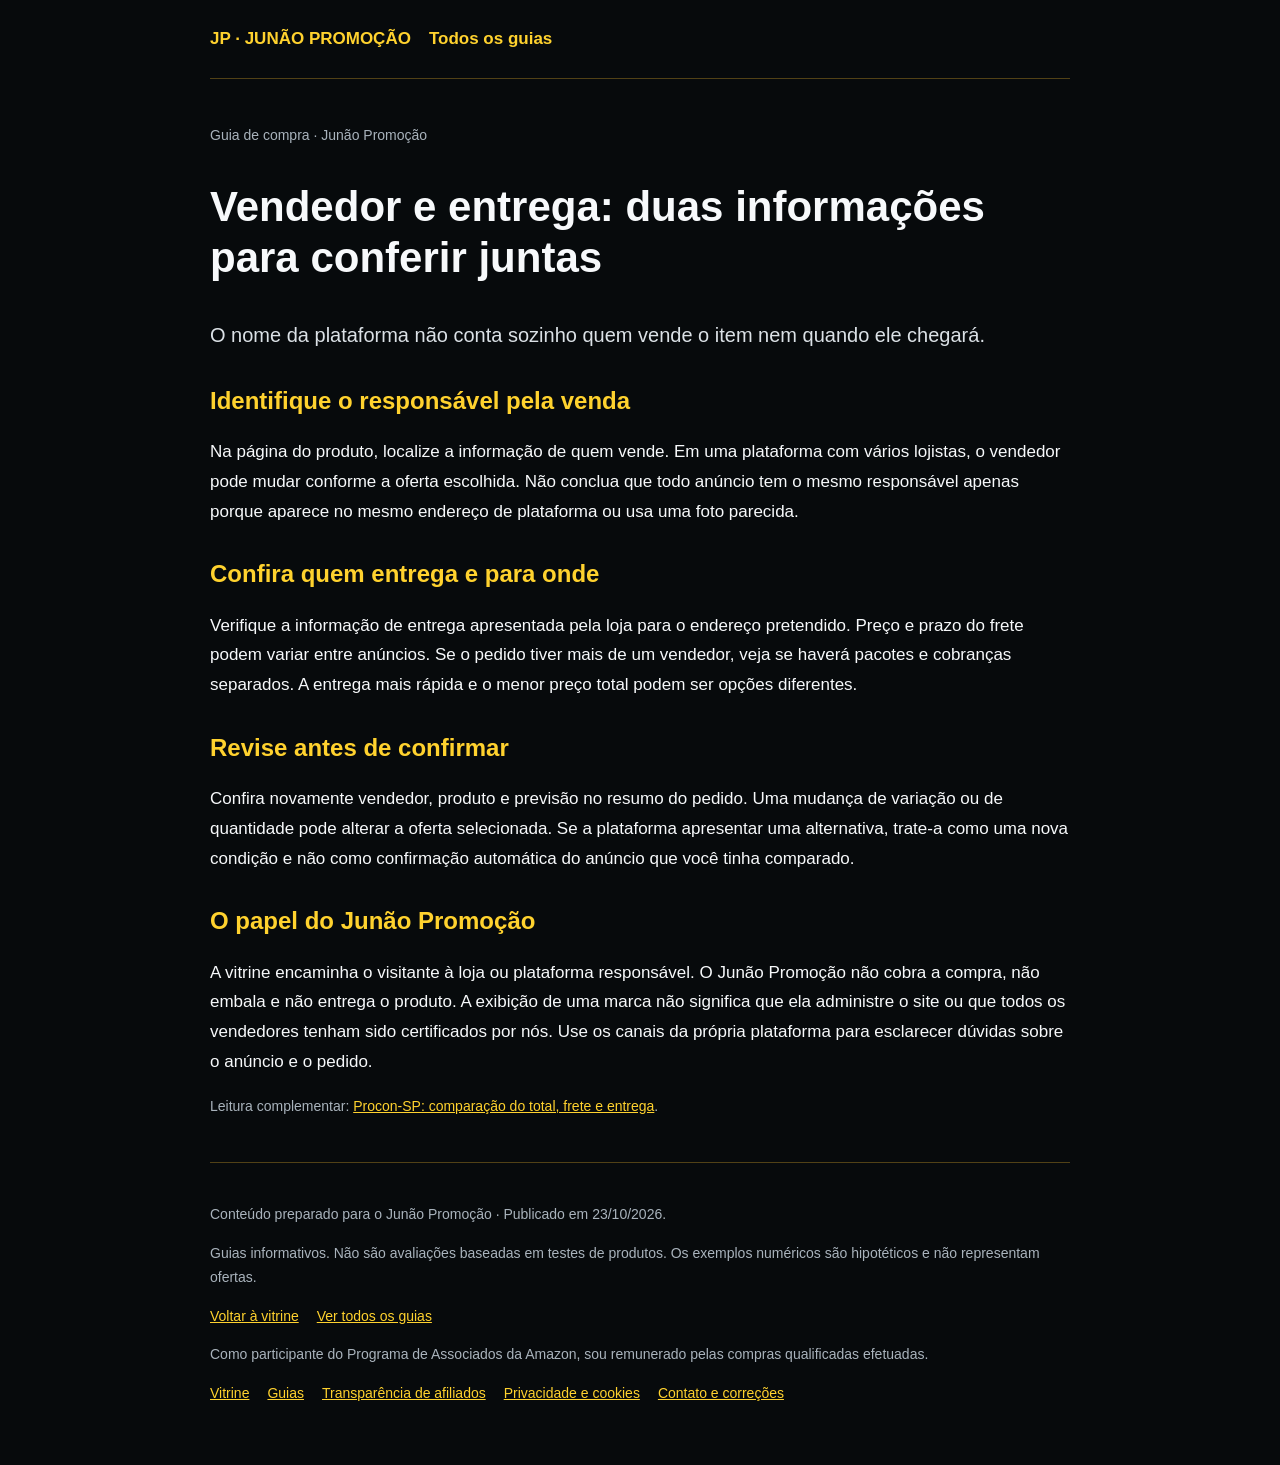
<file: guias/vendedor-e-entrega.html>
<!doctype html>
<html lang="pt-BR">
<head>
<meta charset="utf-8">
<meta name="viewport" content="width=device-width,initial-scale=1">
<title>Vendedor e entrega: duas informações para conferir juntas | Junão Promoção</title>
<meta name="description" content="O nome da plataforma não conta sozinho quem vende o item nem quando ele chegará.">
<link rel="stylesheet" href="/guias/estilo.css">
</head>
<body>
<header>
<nav>
<a href="/">JP · JUNÃO PROMOÇÃO</a>
<a href="/guias/">Todos os guias</a>
</nav>
</header>
<main>
<article>
<p class="meta">Guia de compra · Junão Promoção</p>
<h1>Vendedor e entrega: duas informações para conferir juntas</h1>
<p class="resumo">O nome da plataforma não conta sozinho quem vende o item nem quando ele chegará.</p>
<section>
<h2>Identifique o responsável pela venda</h2>
<p>Na página do produto, localize a informação de quem vende. Em uma plataforma com vários lojistas, o vendedor pode mudar conforme a oferta escolhida. Não conclua que todo anúncio tem o mesmo responsável apenas porque aparece no mesmo endereço de plataforma ou usa uma foto parecida.</p>
</section>
<section>
<h2>Confira quem entrega e para onde</h2>
<p>Verifique a informação de entrega apresentada pela loja para o endereço pretendido. Preço e prazo do frete podem variar entre anúncios. Se o pedido tiver mais de um vendedor, veja se haverá pacotes e cobranças separados. A entrega mais rápida e o menor preço total podem ser opções diferentes.</p>
</section>
<section>
<h2>Revise antes de confirmar</h2>
<p>Confira novamente vendedor, produto e previsão no resumo do pedido. Uma mudança de variação ou de quantidade pode alterar a oferta selecionada. Se a plataforma apresentar uma alternativa, trate-a como uma nova condição e não como confirmação automática do anúncio que você tinha comparado.</p>
</section>
<section>
<h2>O papel do Junão Promoção</h2>
<p>A vitrine encaminha o visitante à loja ou plataforma responsável. O Junão Promoção não cobra a compra, não embala e não entrega o produto. A exibição de uma marca não significa que ela administre o site ou que todos os vendedores tenham sido certificados por nós. Use os canais da própria plataforma para esclarecer dúvidas sobre o anúncio e o pedido.</p>
</section>
<p class="meta">Leitura complementar: <a href="https://www.procon.sp.gov.br/dia-dos-pais-procon-sp-orienta-consumidores/" rel="noopener noreferrer">Procon-SP: comparação do total, frete e entrega</a>.</p>
</article>
</main>
<footer>
<p>Conteúdo preparado para o Junão Promoção · Publicado em <time datetime="2026-10-23">23/10/2026</time>.</p>
<p>Guias informativos. Não são avaliações baseadas em testes de produtos. Os exemplos numéricos são hipotéticos e não representam ofertas.</p>
<nav>
<a href="/">Voltar à vitrine</a>
<a href="/guias/">Ver todos os guias</a>
</nav>
<p>Como participante do Programa de Associados da Amazon, sou remunerado pelas compras qualificadas efetuadas.</p>
<nav aria-label="Informações do site"><a href="/">Vitrine</a><a href="/guias/">Guias</a><a href="/transparencia/">Transparência de afiliados</a><a href="/privacidade/">Privacidade e cookies</a><a href="/contato/">Contato e correções</a></nav>
</footer>
</body>
</html>
</file>
<file: guias/estilo.css>
*{box-sizing:border-box}body{margin:0;background:#070a0c;color:#f7f9fb;font:17px/1.75 Arial,Helvetica,sans-serif}a{color:#ffd22e}header,main,footer{width:min(860px,calc(100% - 36px));margin:auto}header{padding:24px 0;border-bottom:1px solid #514116}header a{font-weight:900;text-decoration:none}main{padding:30px 0}h1{font-size:clamp(28px,5vw,42px);line-height:1.2}h2{font-size:24px;line-height:1.35;color:#ffd22e;margin-top:32px}.meta,footer{color:#a9b3bc;font-size:14px}.resumo{font-size:20px;color:#dbe1e6}.nota{padding:16px;border:1px solid #514116;border-radius:10px;background:#11181e}.lista{display:grid;gap:15px;list-style:none;padding:0}.lista li{border:1px solid #313b44;border-radius:12px;padding:20px;background:#11181e}.lista h2{font-size:22px;margin:0 0 8px}.lista p{margin:0;color:#b9c4cc}nav{display:flex;gap:18px;flex-wrap:wrap}footer{padding:25px 0 60px;border-top:1px solid #514116}a:focus-visible{outline:3px solid #ffd22e;outline-offset:5px}
</file>
